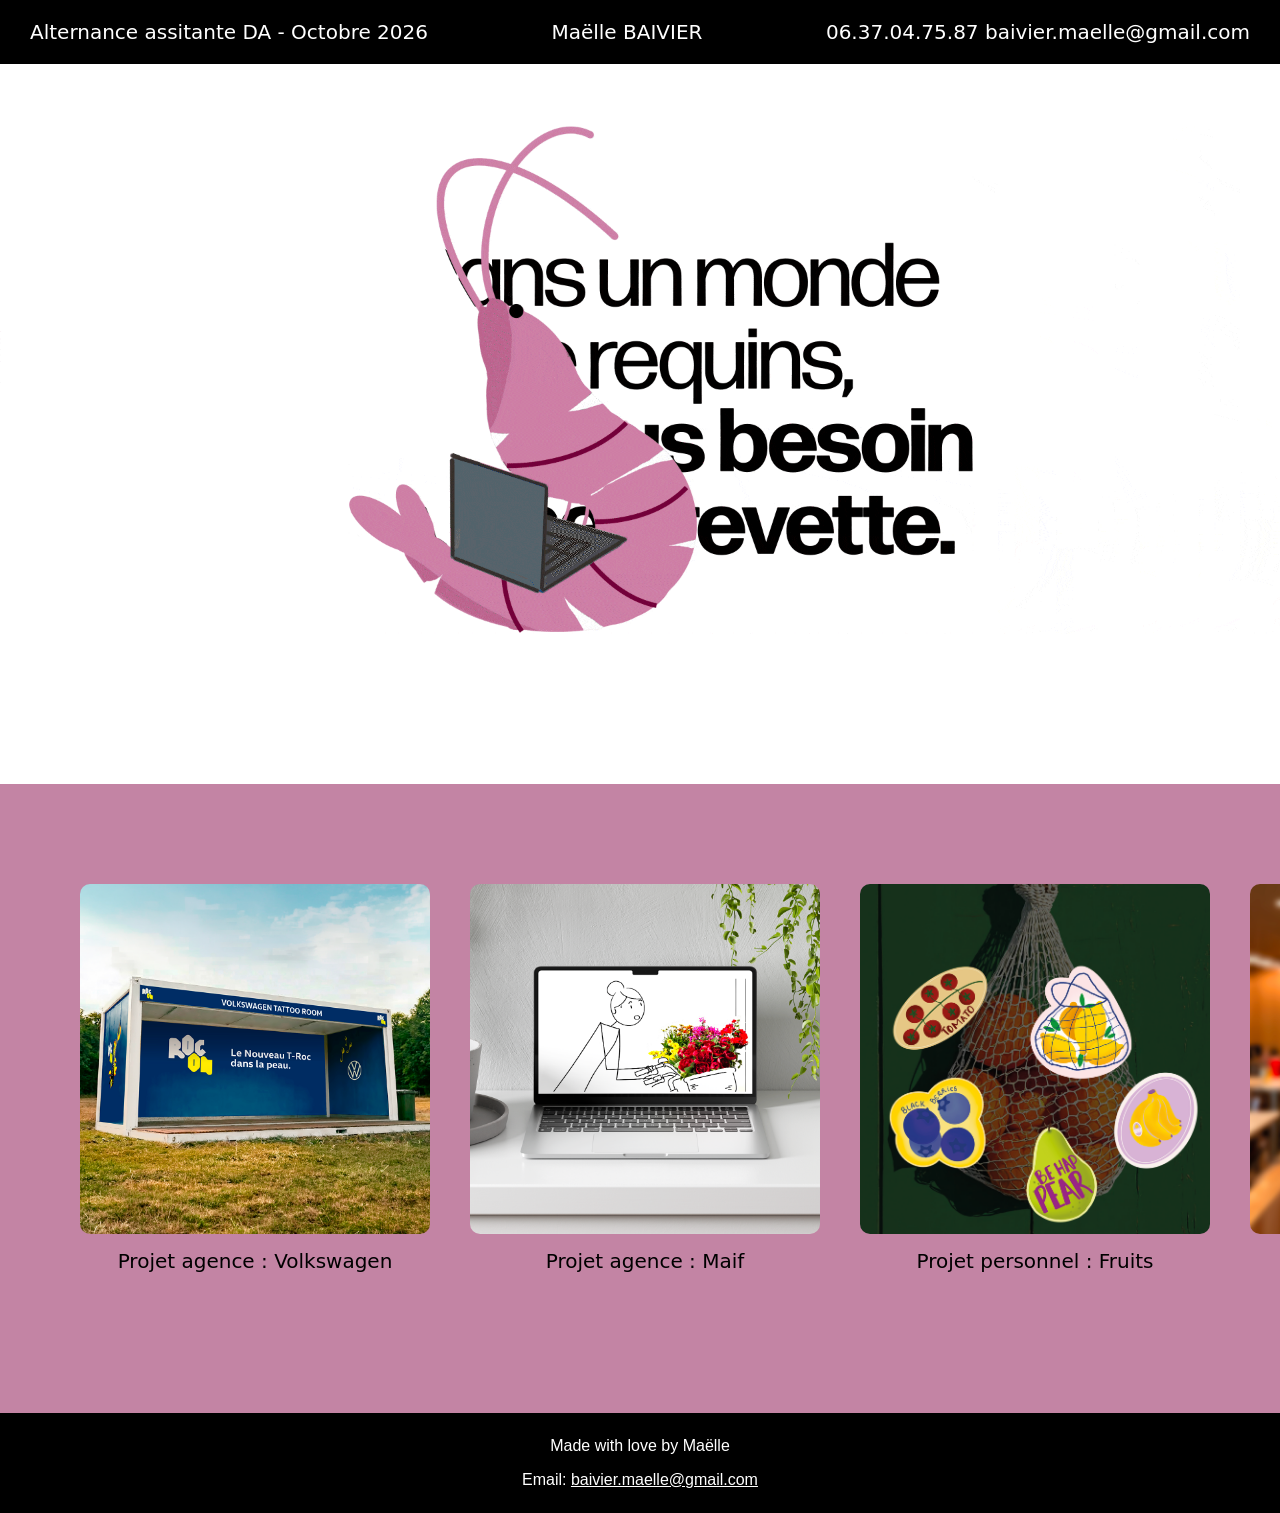
<file: index.html>
<!DOCTYPE html>
<html lang="fr">
<head>
    <meta charset="UTF-8">
     <title>Save the candidate</title>
    <link rel="stylesheet" href="css/styles.css">
</head>

<header class="header-bar">
    <nav class="menu-sections">
        <div class="left-text">Alternance assitante DA - Octobre 2026 </a></div>
        <div class="right-text">Maëlle BAIVIER</div>
        <div class="center-text">06.37.04.75.87 baivier.maelle@gmail.com</div>
    </nav>
</header>

<body>

    <section id="accueil">
        <img src="assets4/Composition 1-2 copie.gif" alt="image de fond">
    </section>



    <section id="projets">

    <div class="carousel">

        <a href="projet1.html" class="projet">
            <img src="assets4/ACCUEIL_VW.png" alt="Projet 1">
            <h3>Projet agence : Volkswagen</h3>
        </a>

        <a href="projet2.html" class="projet">
            <img src="assets4/ACCUEIL_MAIF.png" alt="Projet 2">
            <h3>Projet agence : Maif</h3>
        </a>

        <a href="projet3.html" class="projet">
            <img src="assets4/FRUIT.png" alt="Projet 3">
            <h3>Projet personnel : Fruits</h3>
        </a>

        <a href="projet4.html" class="projet">
            <img src="assets4/ACCUEIL_MCDO.png" alt="Projet 4">
            <h3>Projet agence : Mcdo</h3>
        </a>

        <a href="projet5.html" class="projet">
            <img src="assets4/ACCUEIL_PMU.png" alt="Projet 5">
            <h3>Projet agence : PMU</h3>
        </a>

        <a href="projet6.html" class="projet">
            <img src="assets4/club med.png" alt="Projet 6">
            <h3>Club Med</h3>
        </a>

        <a href="projet7.html" class="projet">
            <img src="assets4/asics.png" alt="Projet 7">
            <h3>Asics</h3>
        </a>

        <a href="projet8.html" class="projet">
            <img src="assets4/conf.png" alt="Projet 8">
            <h3>Conférence de la publicité</h3>
        </a>

    
    <a href="projet9.html" class="projet">
      <img src="assets4/the last of us .png">
       <h3>The Last of Us</h3>
    </a>

     <a href="projet10.html" class="projet">
      <img src="assets4/BYD.png">
       <h3>BYD</h3>
    </a>

     <a href="projet11.html" class="projet">
      <img src="assets4/CR.png">
       <h3>La Croix Rouge</h3>
    </a>

     <a href="projet12.html" class="projet">
      <img src="assets4/sainte croix.png">
       <h3>Parc animalier : Sainte-Croix</h3>
    </a>

     <a href="projet13.html" class="projet">
      <img src="assets4/DM_ACCEUIL.png">
       <h3>Docteur Maboul</h3>
    </a>
 

    <a href="assets4/cv alternance 2026.pdf" class="projet">
            <img src="assets4/CV-accueil.png" alt="Projet 8">
            <h3>CV</h3>
    </a>


    </div>

</section>









<footer>
   <div class="cointainer text-center">
    <p>Made with love by Maëlle</p>
    <p>Email: <a href="baivier.maelle@gmail.com">baivier.maelle@gmail.com</a></p>
    </div>
</footer>


</body>
</html>
</file>
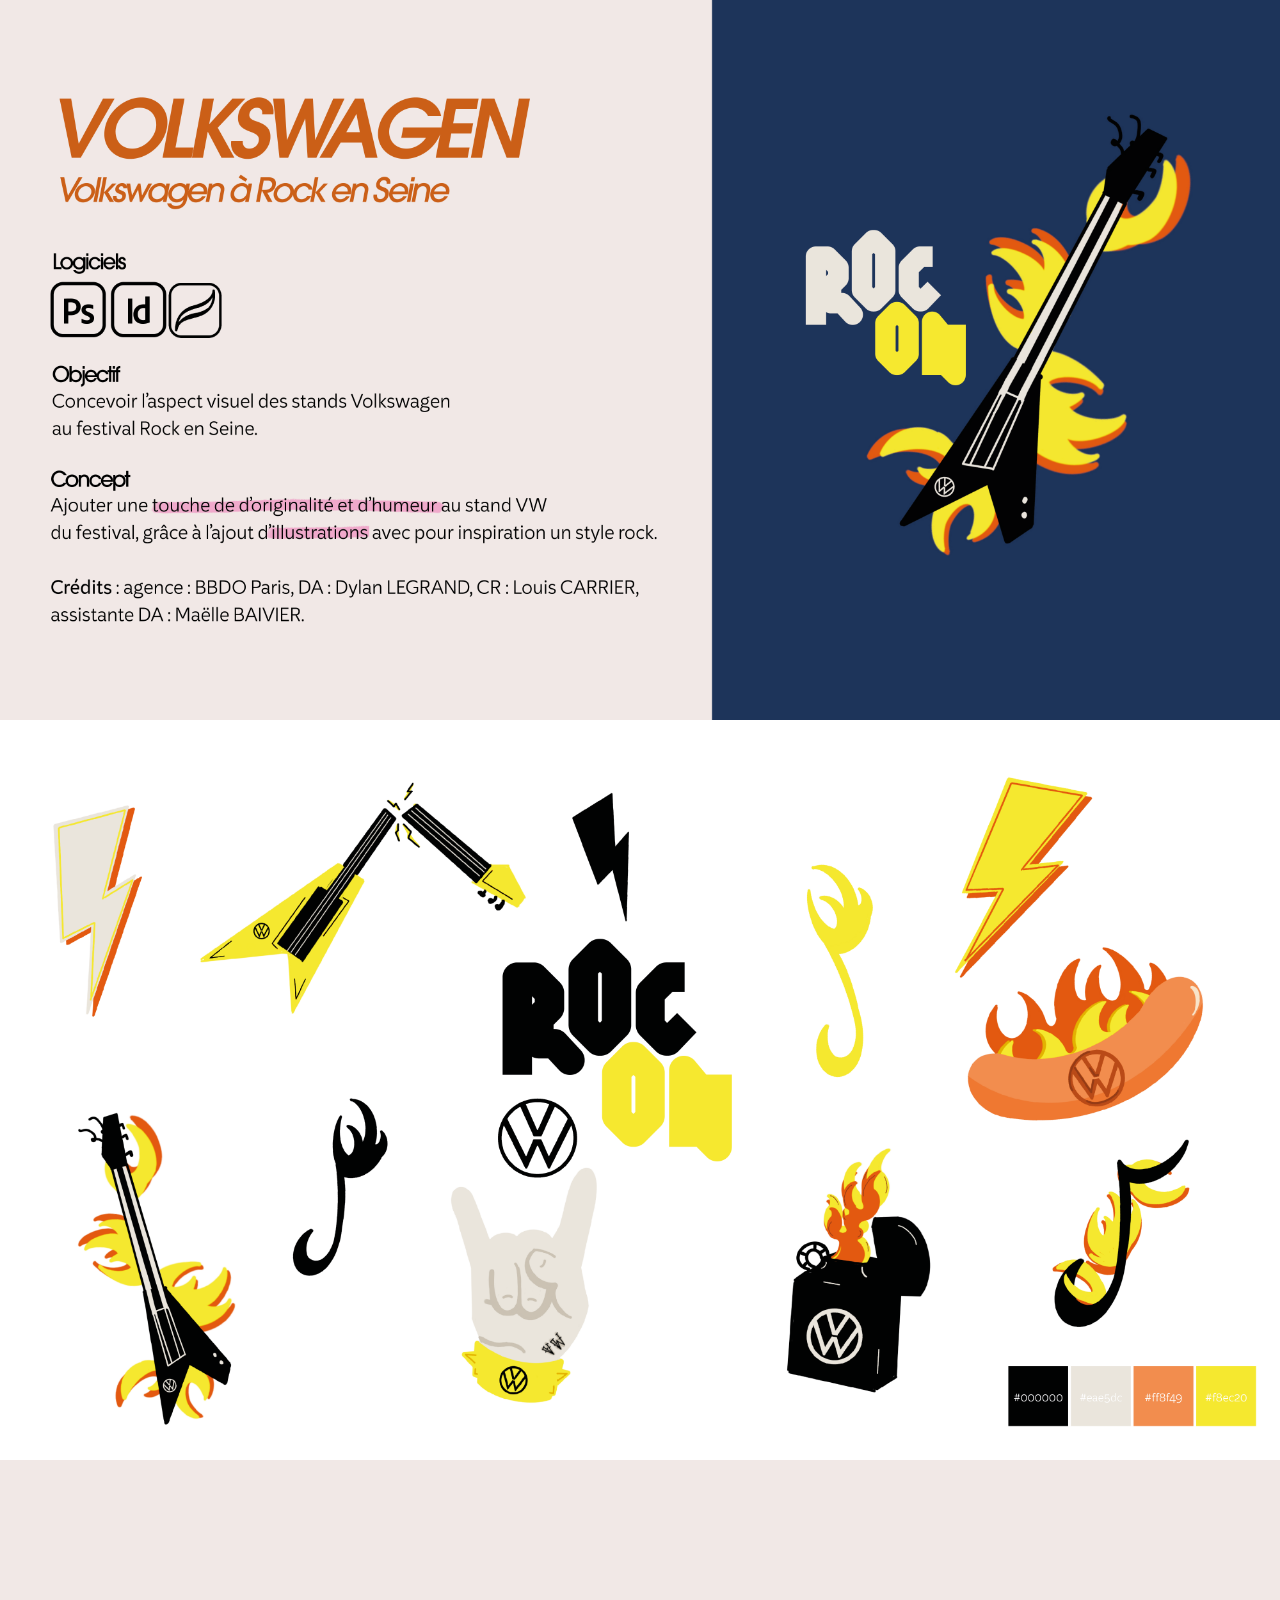
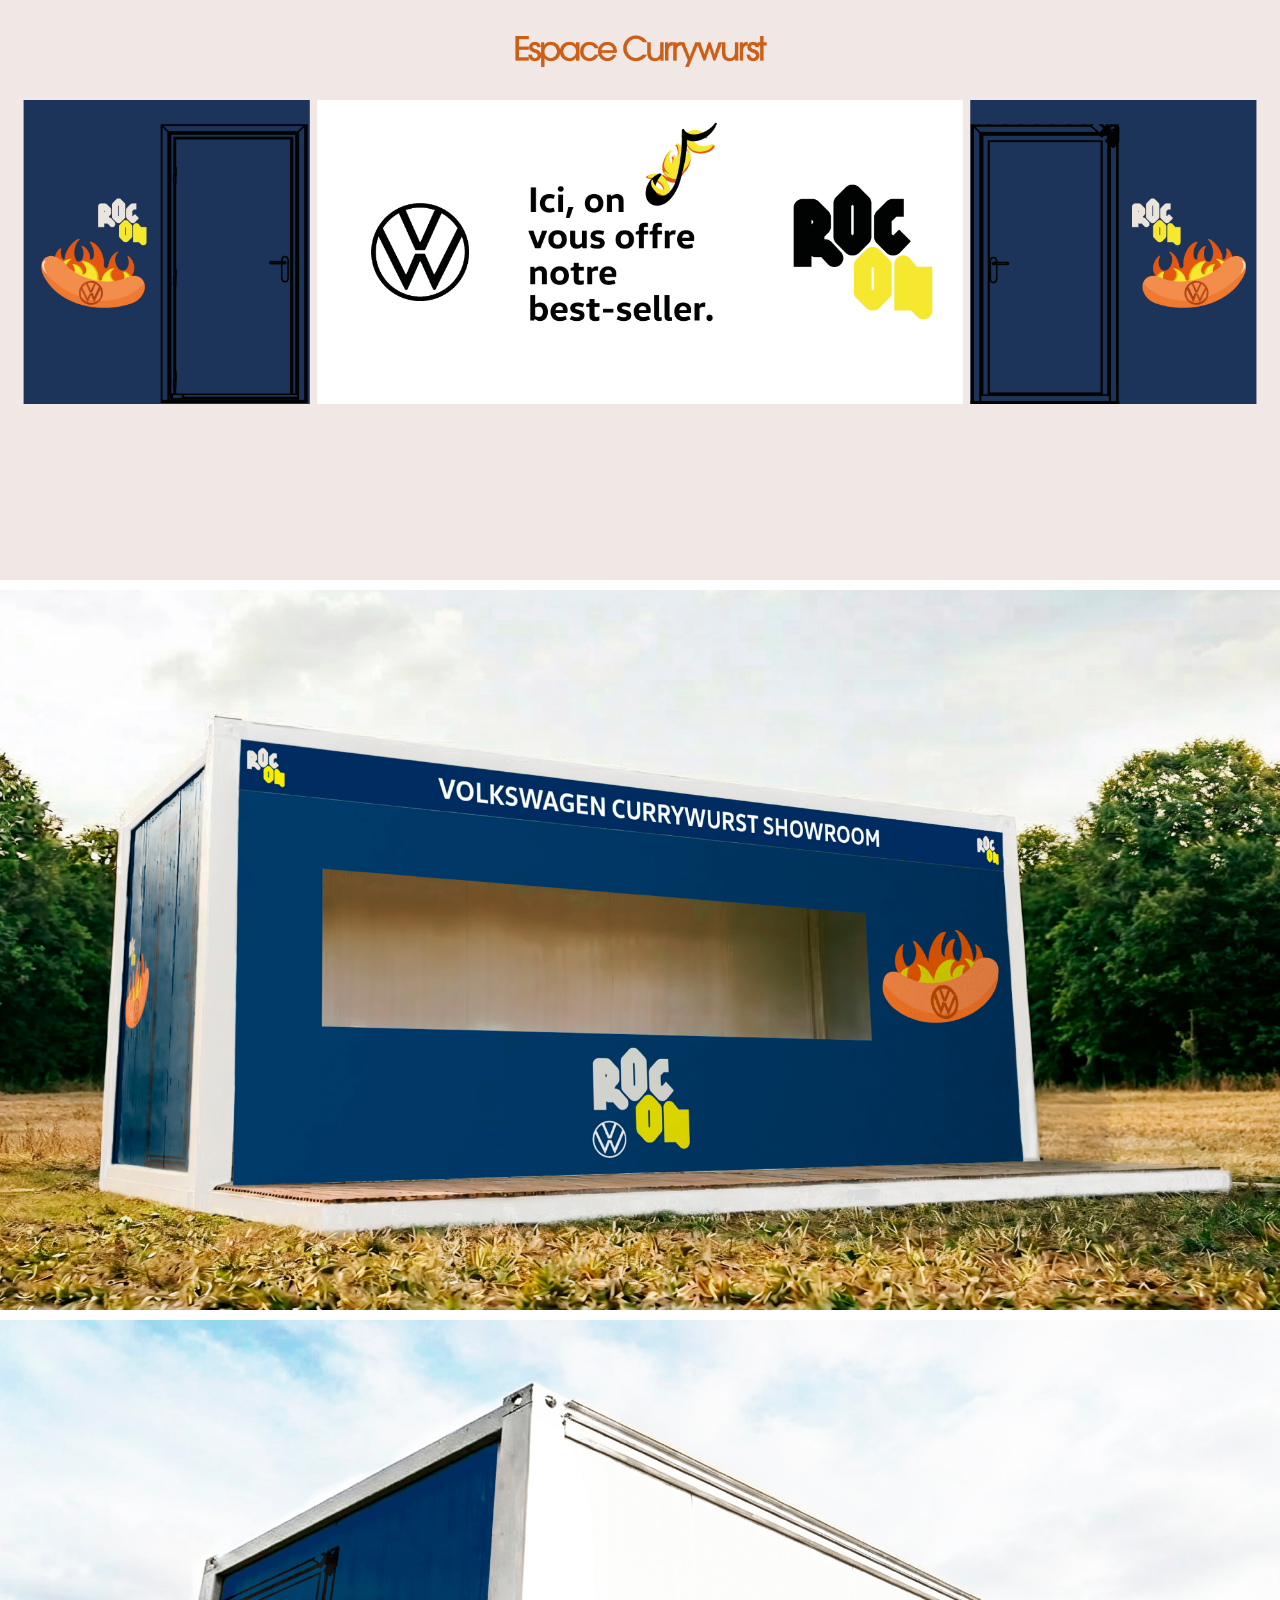
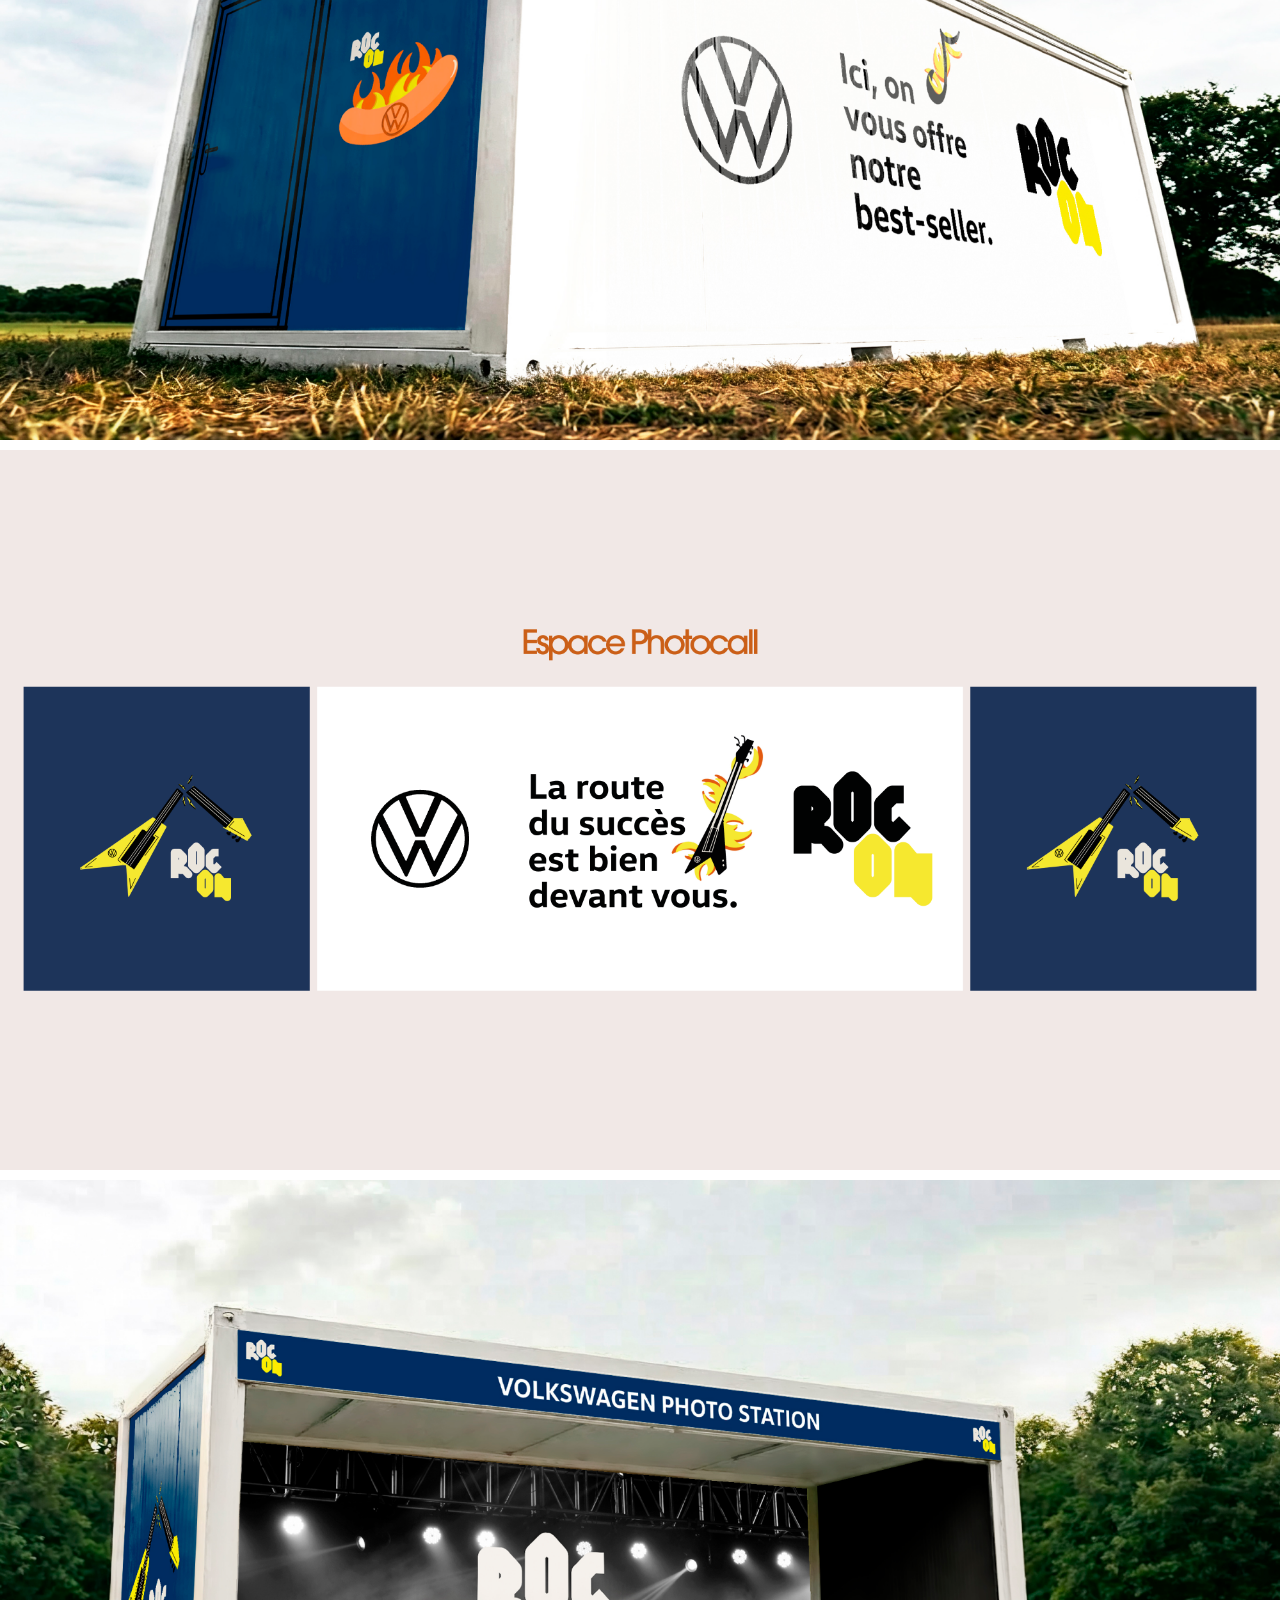
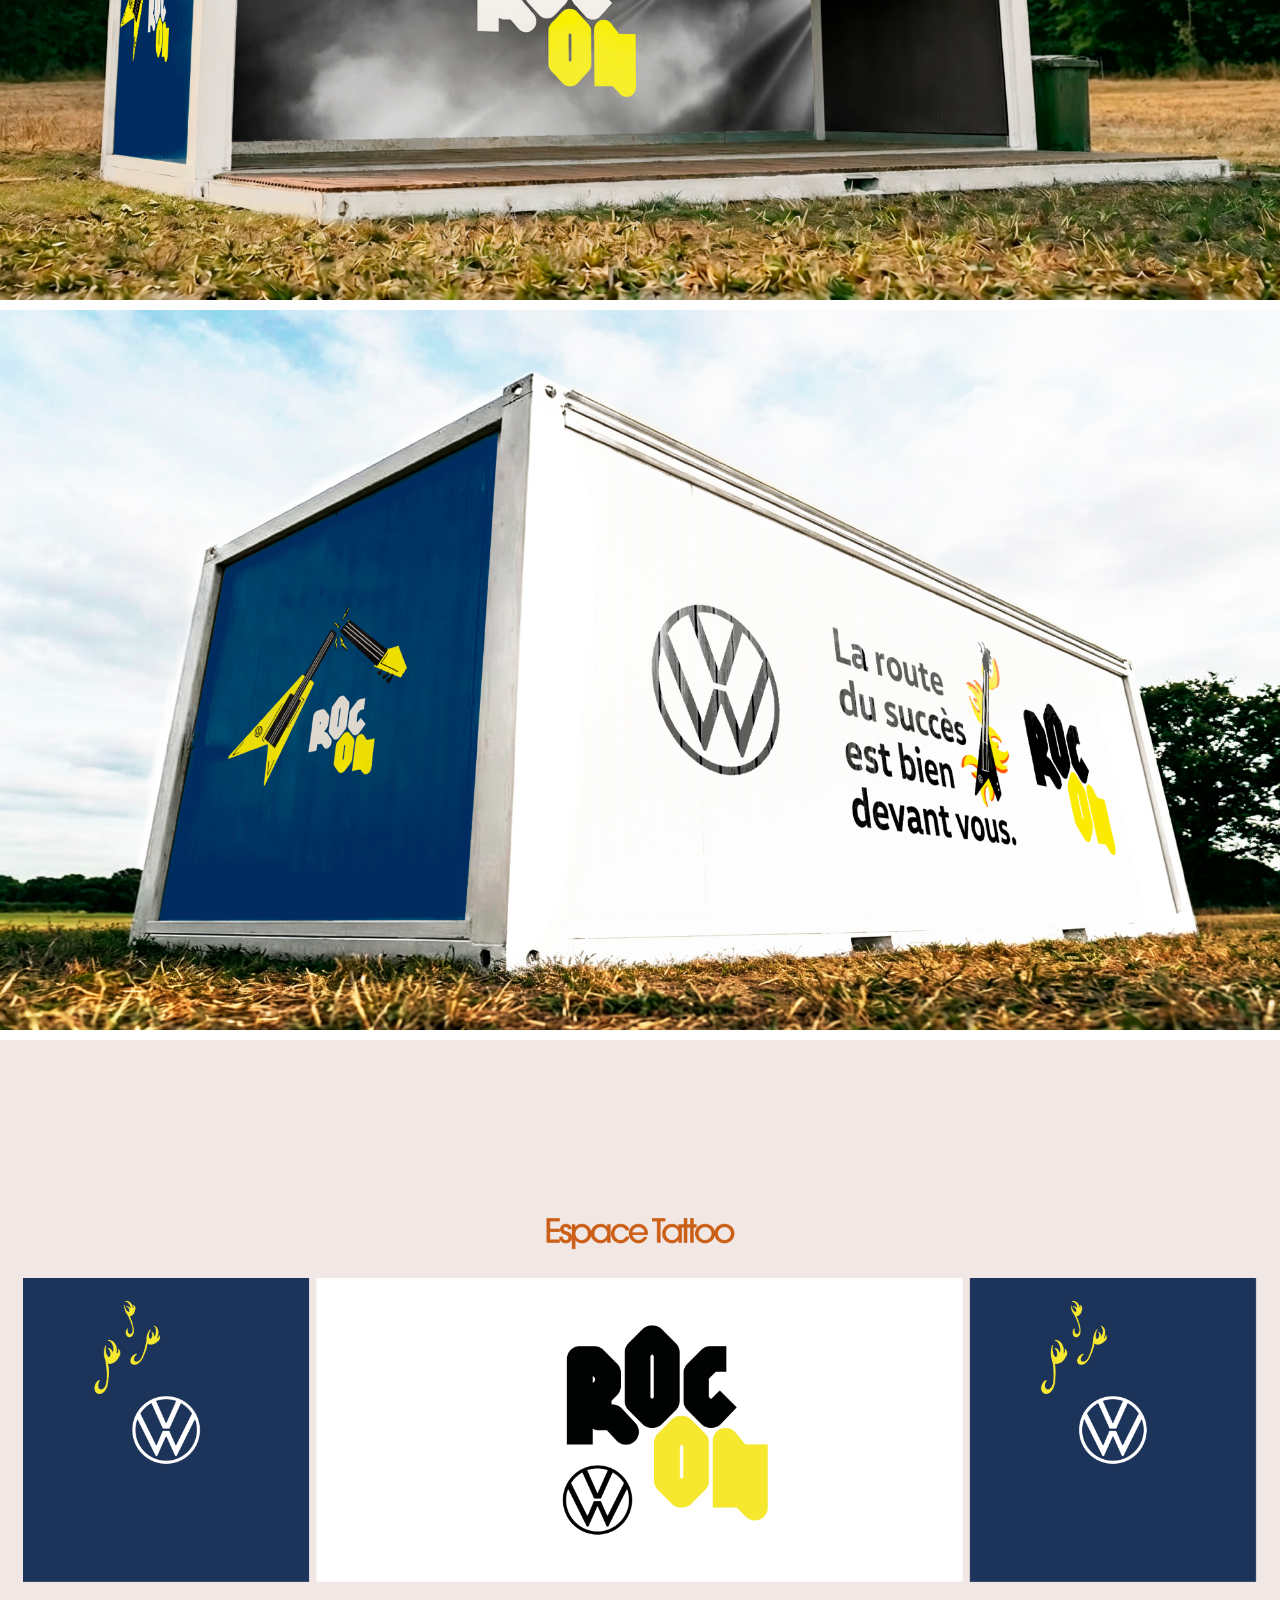
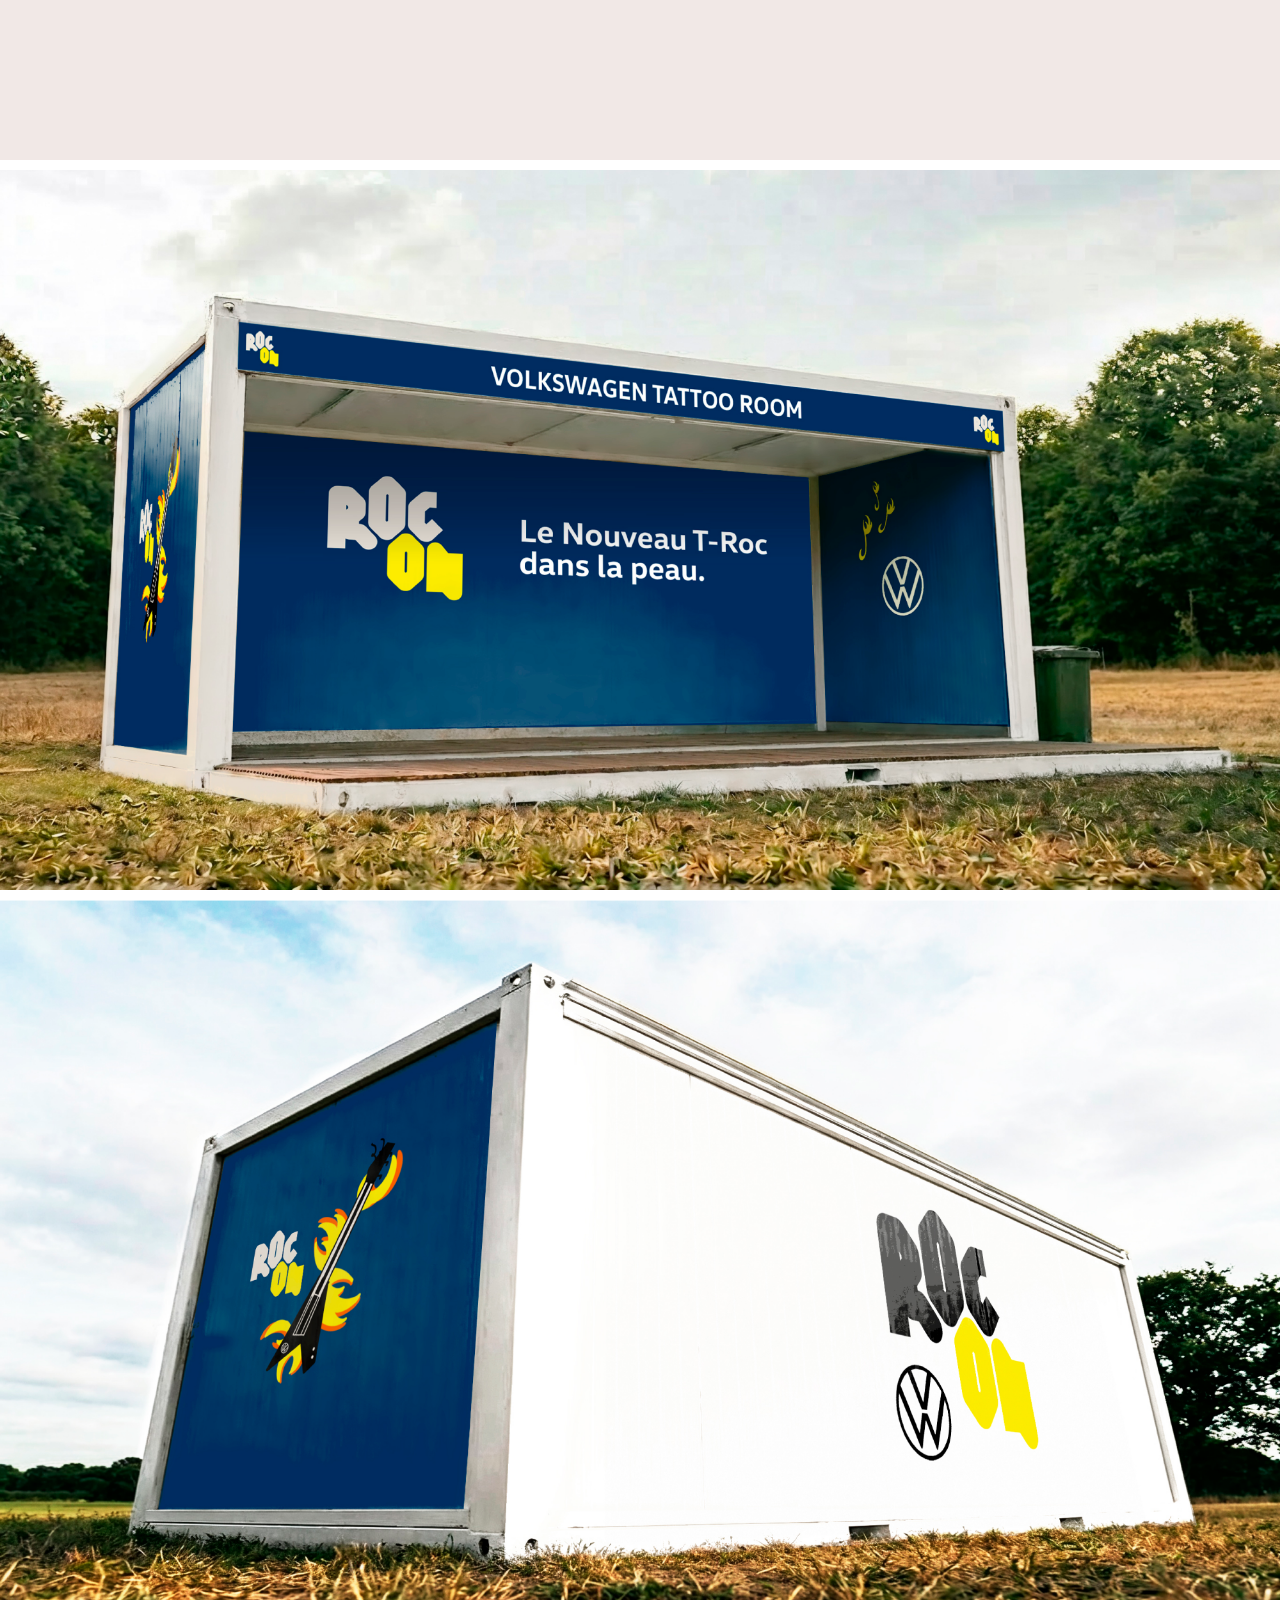
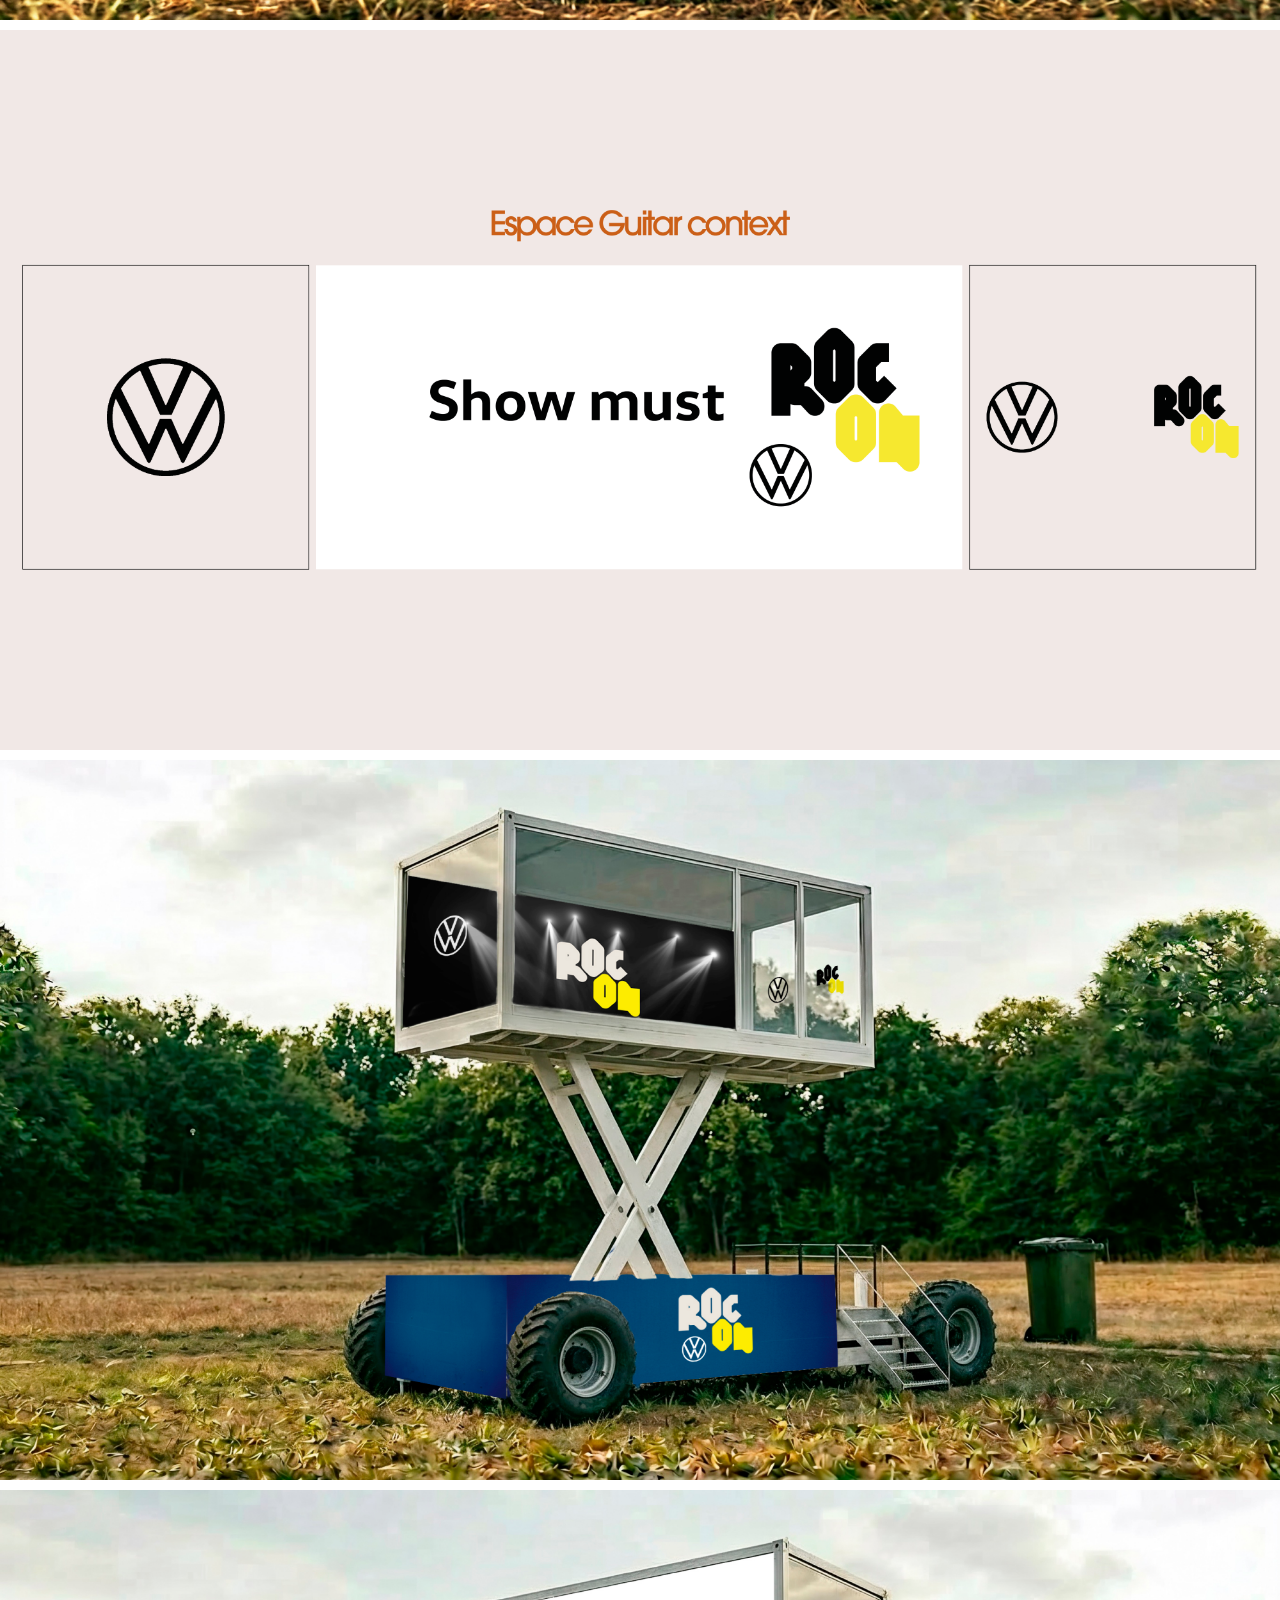
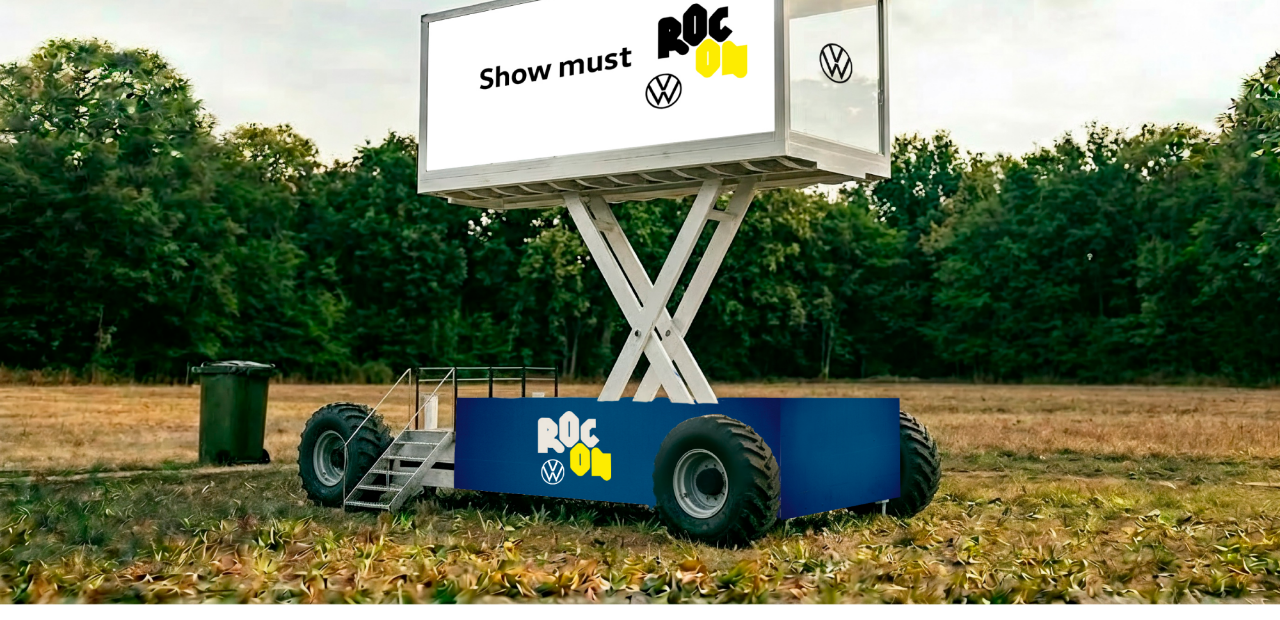
<file: projet1.html>
<!DOCTYPE html>
<html lang="fr">
<head>
    <meta charset="UTF-8">
     <title>Save the concept</title>
    <link rel="stylesheet" href="css/projets.css">

<body>

    <section id="accueil">
        <img src="assets4/VW.png" alt="image de fond">
    </section>

<section id="section1">
     <img src="assets4/VW2.png" alt="image de fond">
</section> 

<section id="section2">
     <img src="assets4/VW3.png" alt="image de fond">
</section> 

<section id="section3">
     <img src="assets4/VW4.png" alt="image de fond">
</section> 

<section id="section4">
     <img src="assets4/VW5.png" alt="image de fond">
</section> 

<section id="section5">
     <img src="assets4/VW6.png" alt="image de fond">
</section> 


<section id="section6">
     <img src="assets4/VW7.png" alt="image de fond">
</section> 


<section id="section7">
     <img src="assets4/VW8.png" alt="image de fond">
</section> 


<section id="section8">
     <img src="assets4/VW9.png" alt="image de fond">
</section> 


<section id="section9">
     <img src="assets4/VW10.png" alt="image de fond">
</section> 


<section id="section10">
     <img src="assets4/VW11.png" alt="image de fond">
</section> 


<section id="section11">
     <img src="assets4/VW12.png" alt="image de fond">
</section> 


<section id="section12">
     <img src="assets4/VW13.png" alt="image de fond">
</section> 


<section id="section13">
     <img src="assets4/VW14.png" alt="image de fond">
</section> 

</body>
</html>
</file>
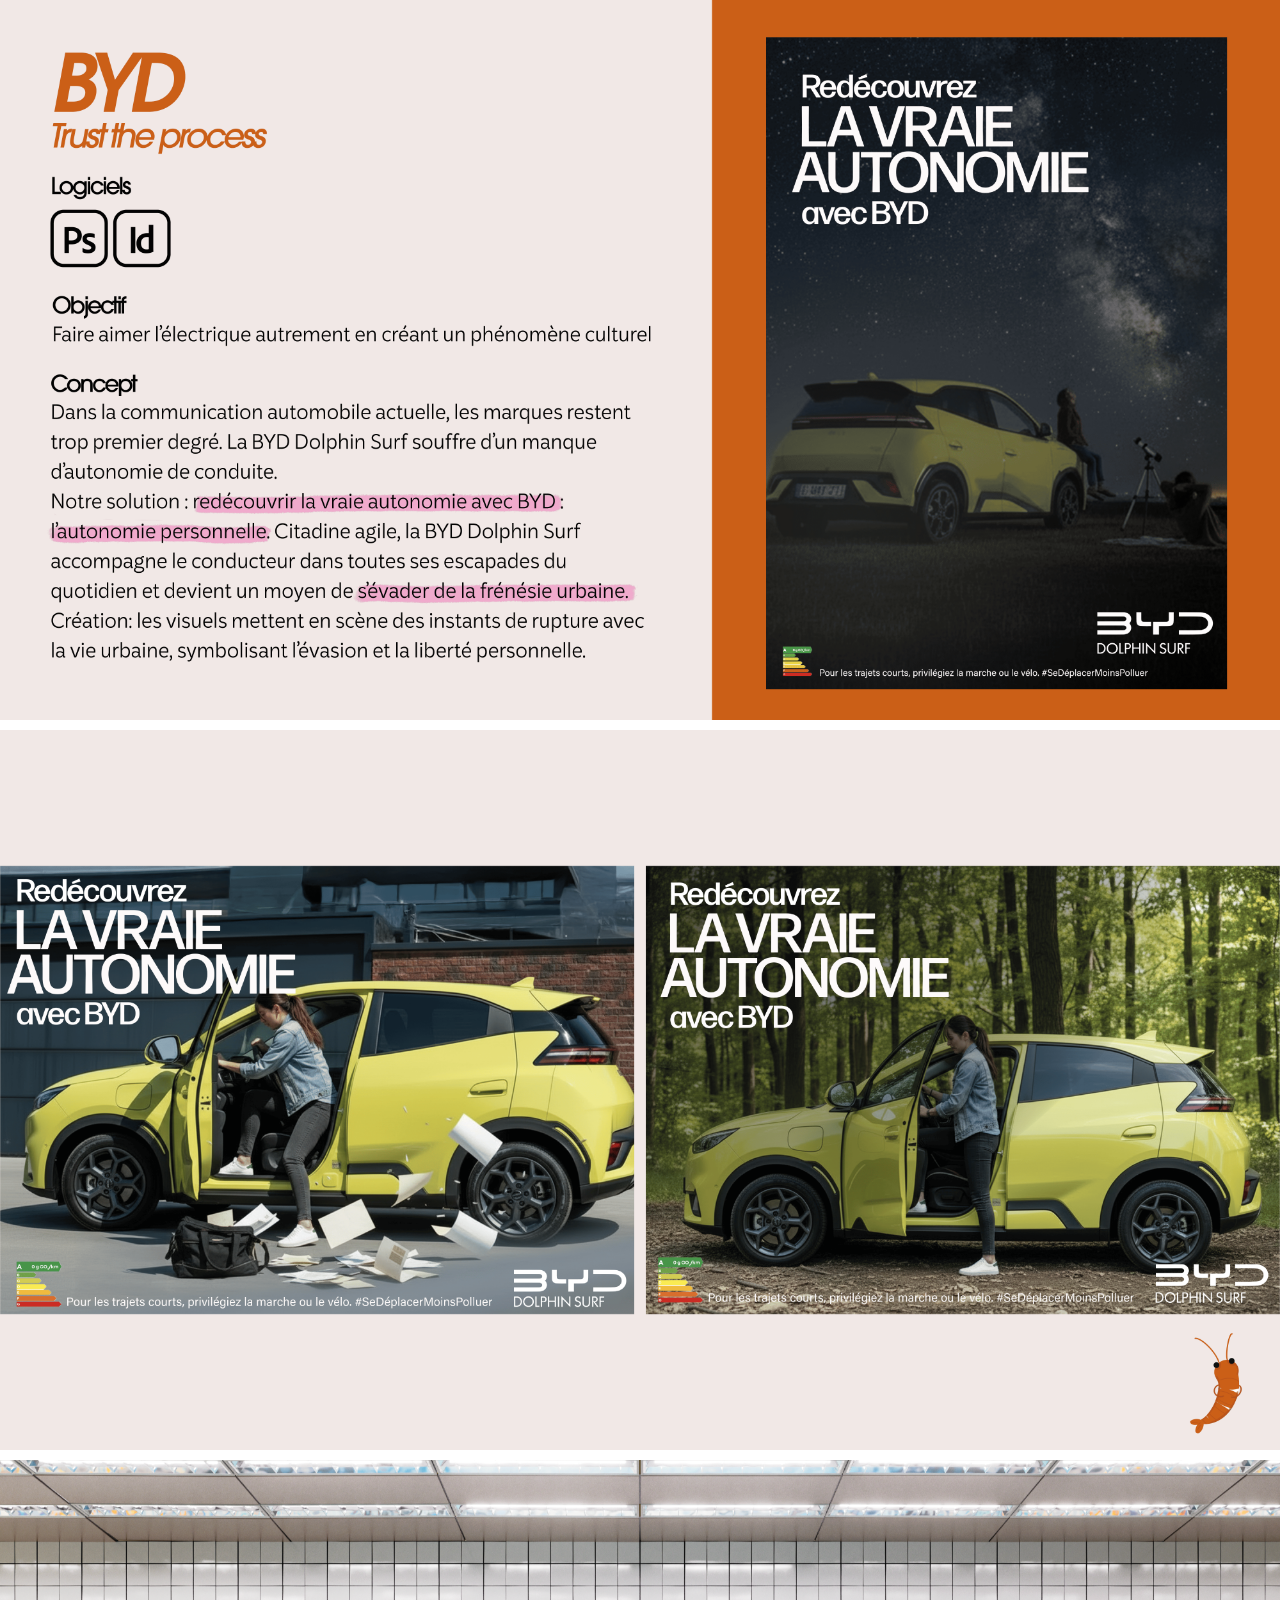
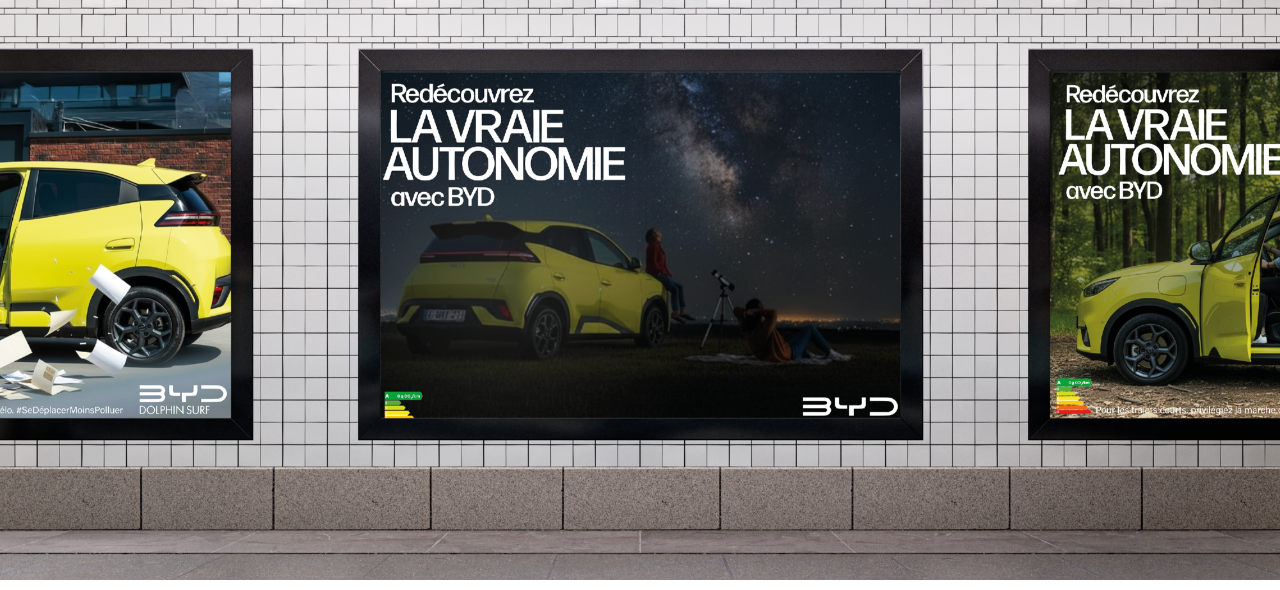
<file: projet10.html>
<!DOCTYPE html>
<html lang="fr">
<head>
    <meta charset="UTF-8">
     <title>Save the concept</title>
    <link rel="stylesheet" href="css/projets.css">

<body>

    <section id="accueil">
        <img src="assets4/BYD copie.png" alt="image de fond">
    </section>

<section id="section1">
     <img src="assets4/BYD2.png" alt="image de fond">
</section> 

<section id="section2">
     <img src="assets4/BYD3.png" alt="image de fond">
</section> 


</body>
</html>
</file>
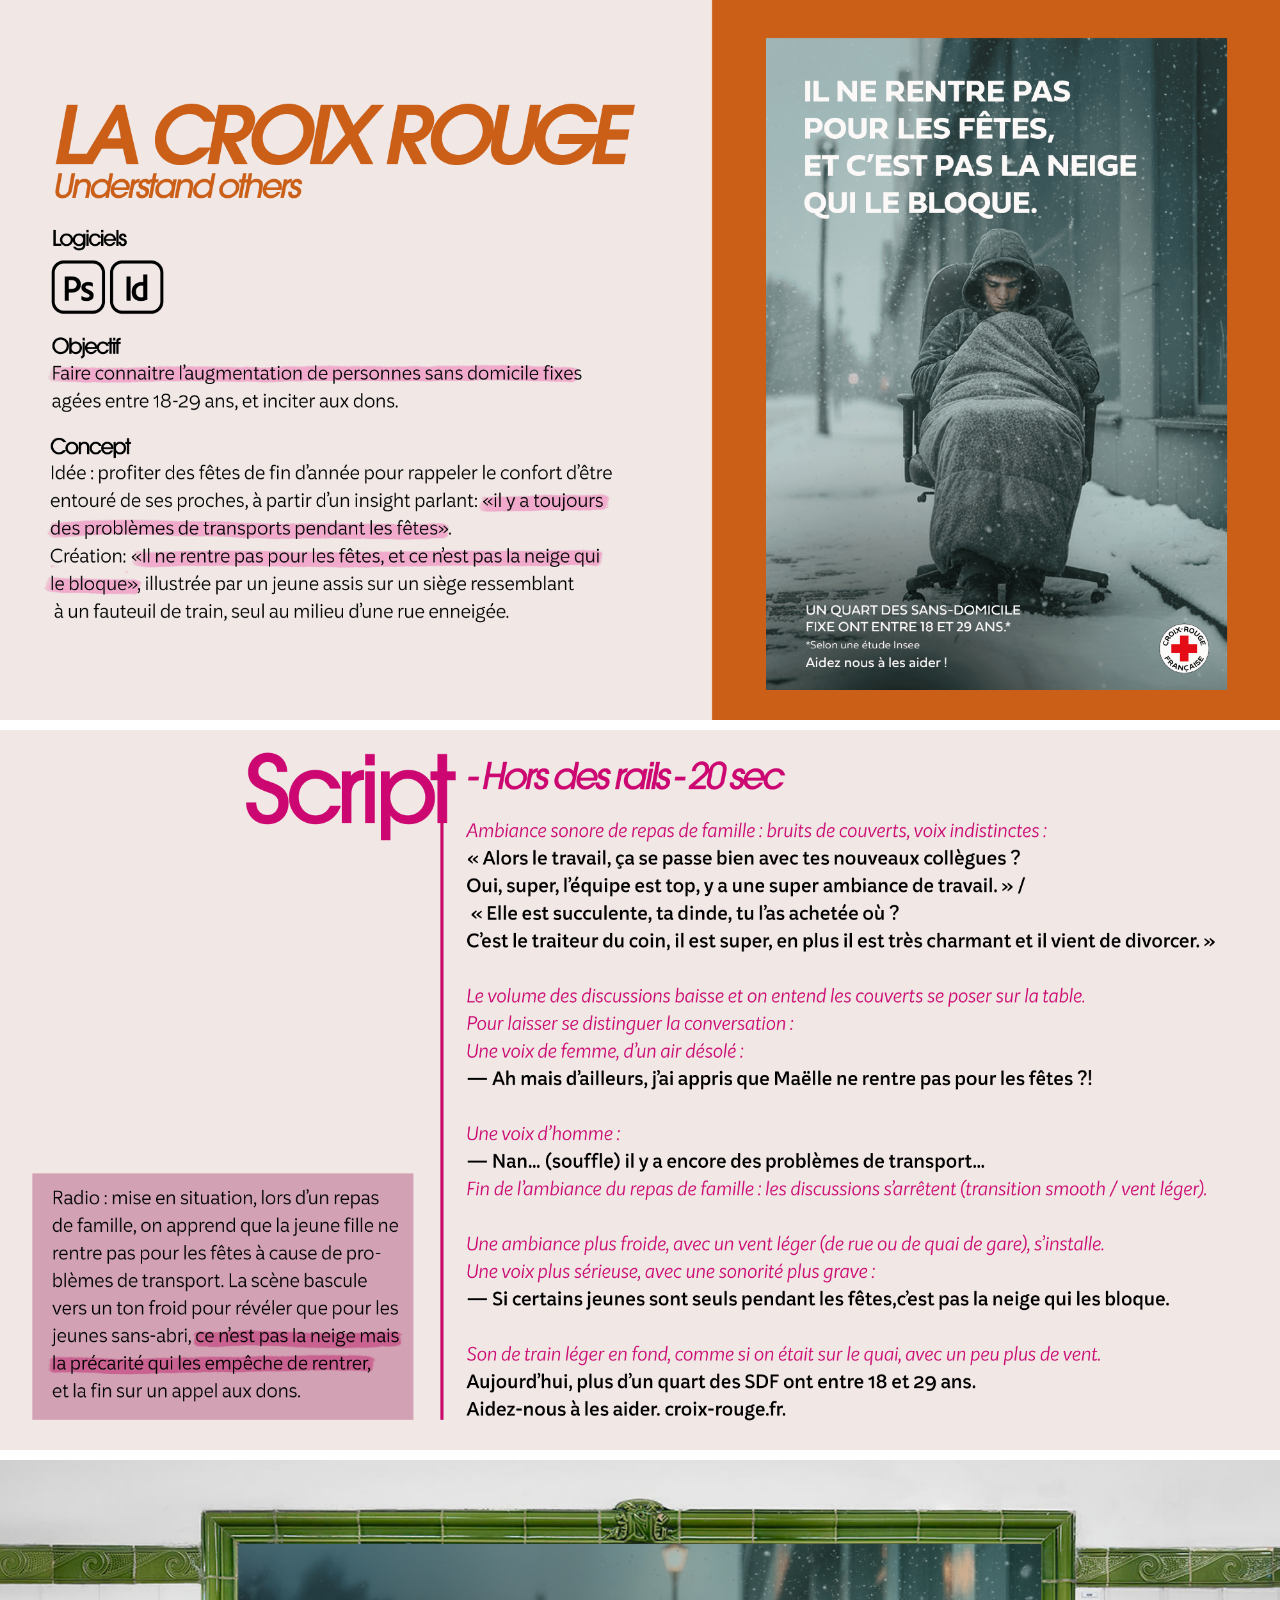
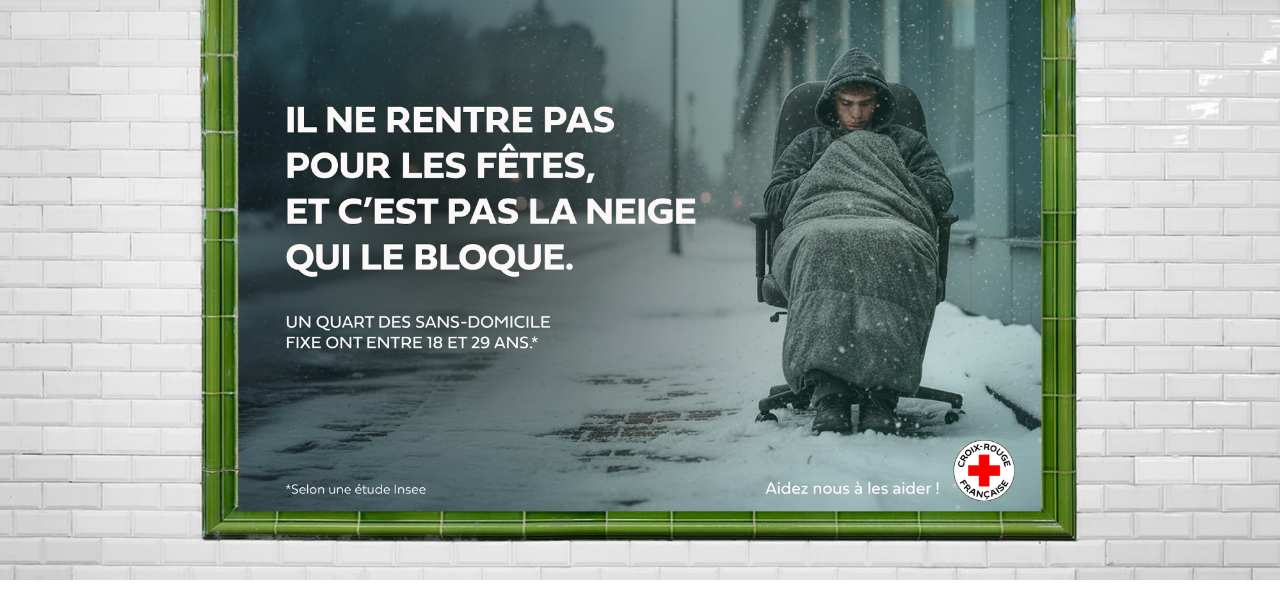
<file: projet11.html>
<!DOCTYPE html>
<html lang="fr">
<head>
    <meta charset="UTF-8">
     <title>Save the concept</title>
    <link rel="stylesheet" href="css/projets.css">

<body>

    <section id="accueil">
        <img src="assets4/LA CROIX ROUGE.png" alt="image de fond">
    </section>

<section id="section1">
     <img src="assets4/LA CROIX ROUGE1.png" alt="image de fond">
</section> 

<section id="section2">
     <img src="assets4/LA CROIX ROUGE3.png" alt="image de fond">
</section> 


</body>
</html>
</file>
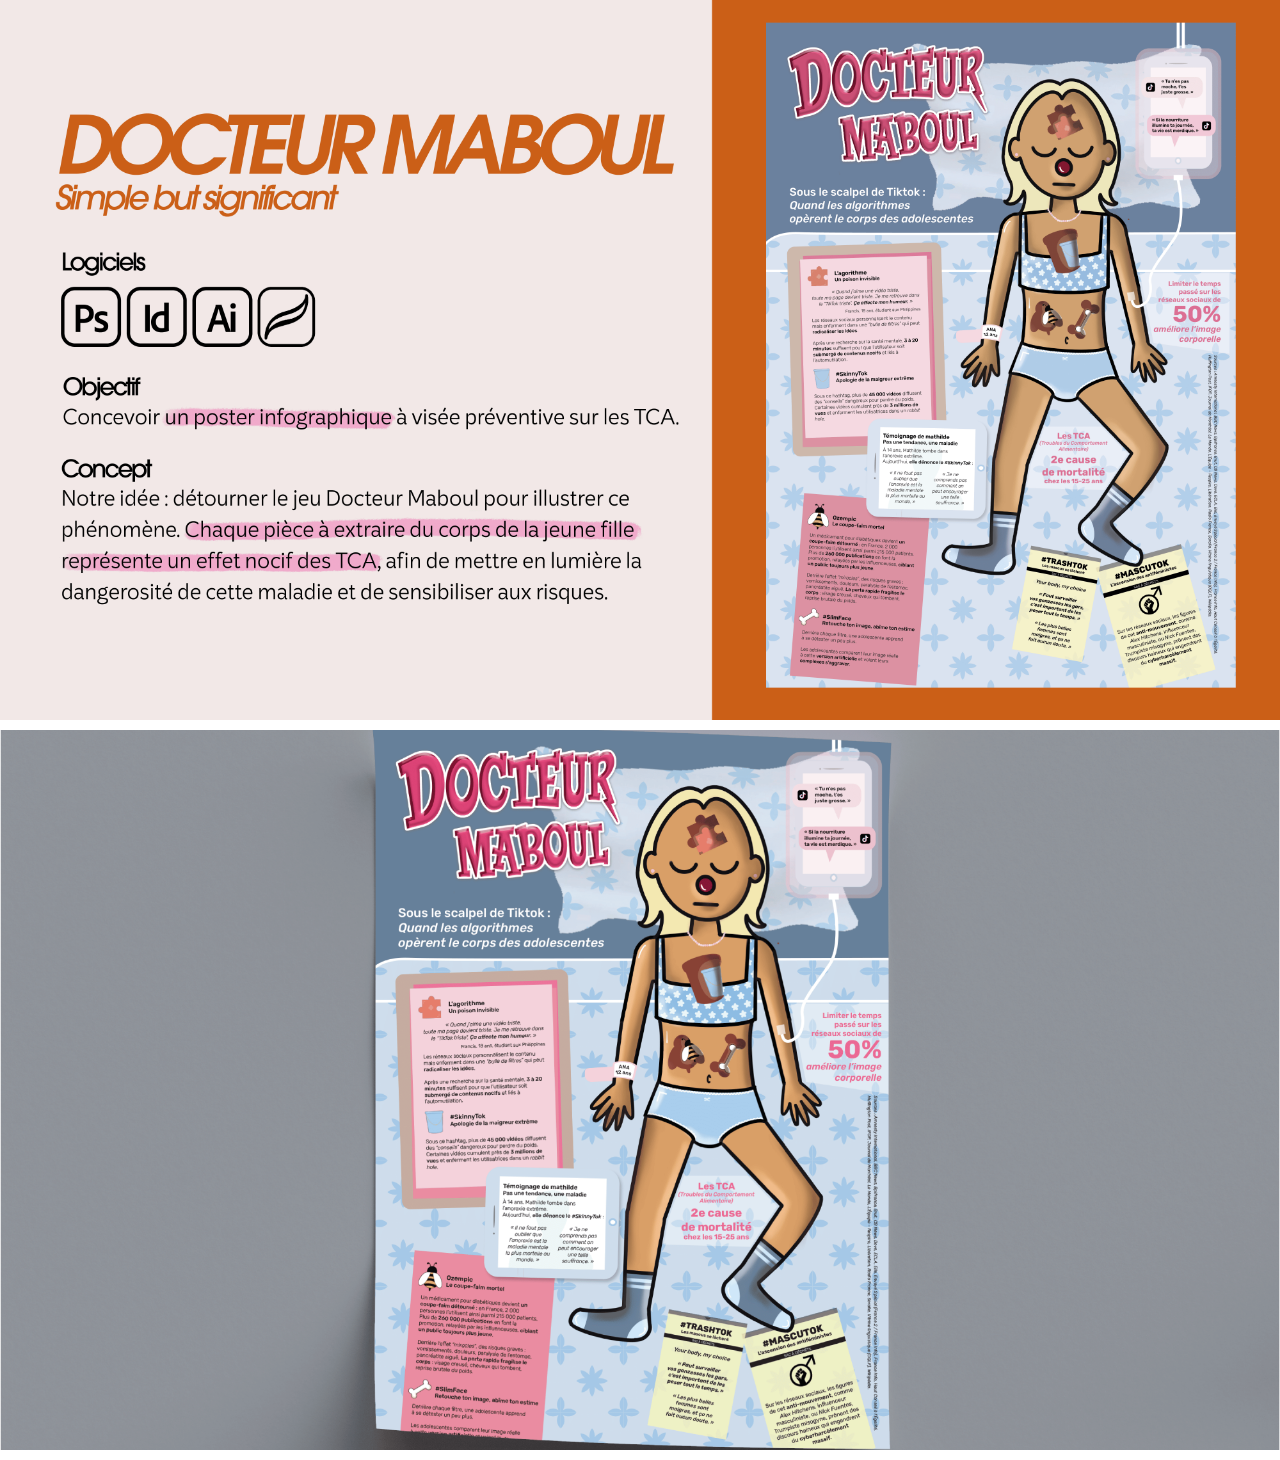
<file: projet13.html>
<!DOCTYPE html>
<html lang="fr">
<head>
    <meta charset="UTF-8">
     <title>Save the concept</title>
    <link rel="stylesheet" href="css/projets.css">

<body>

    <section id="accueil">
        <img src="assets4/DOCTEUR MABOUL.png" alt="image de fond">
    </section>

<section id="section1">
     <img src="assets4/DOCTEUR MABOUL2.png" alt="image de fond">
</section> 

</body>
</html>
</file>
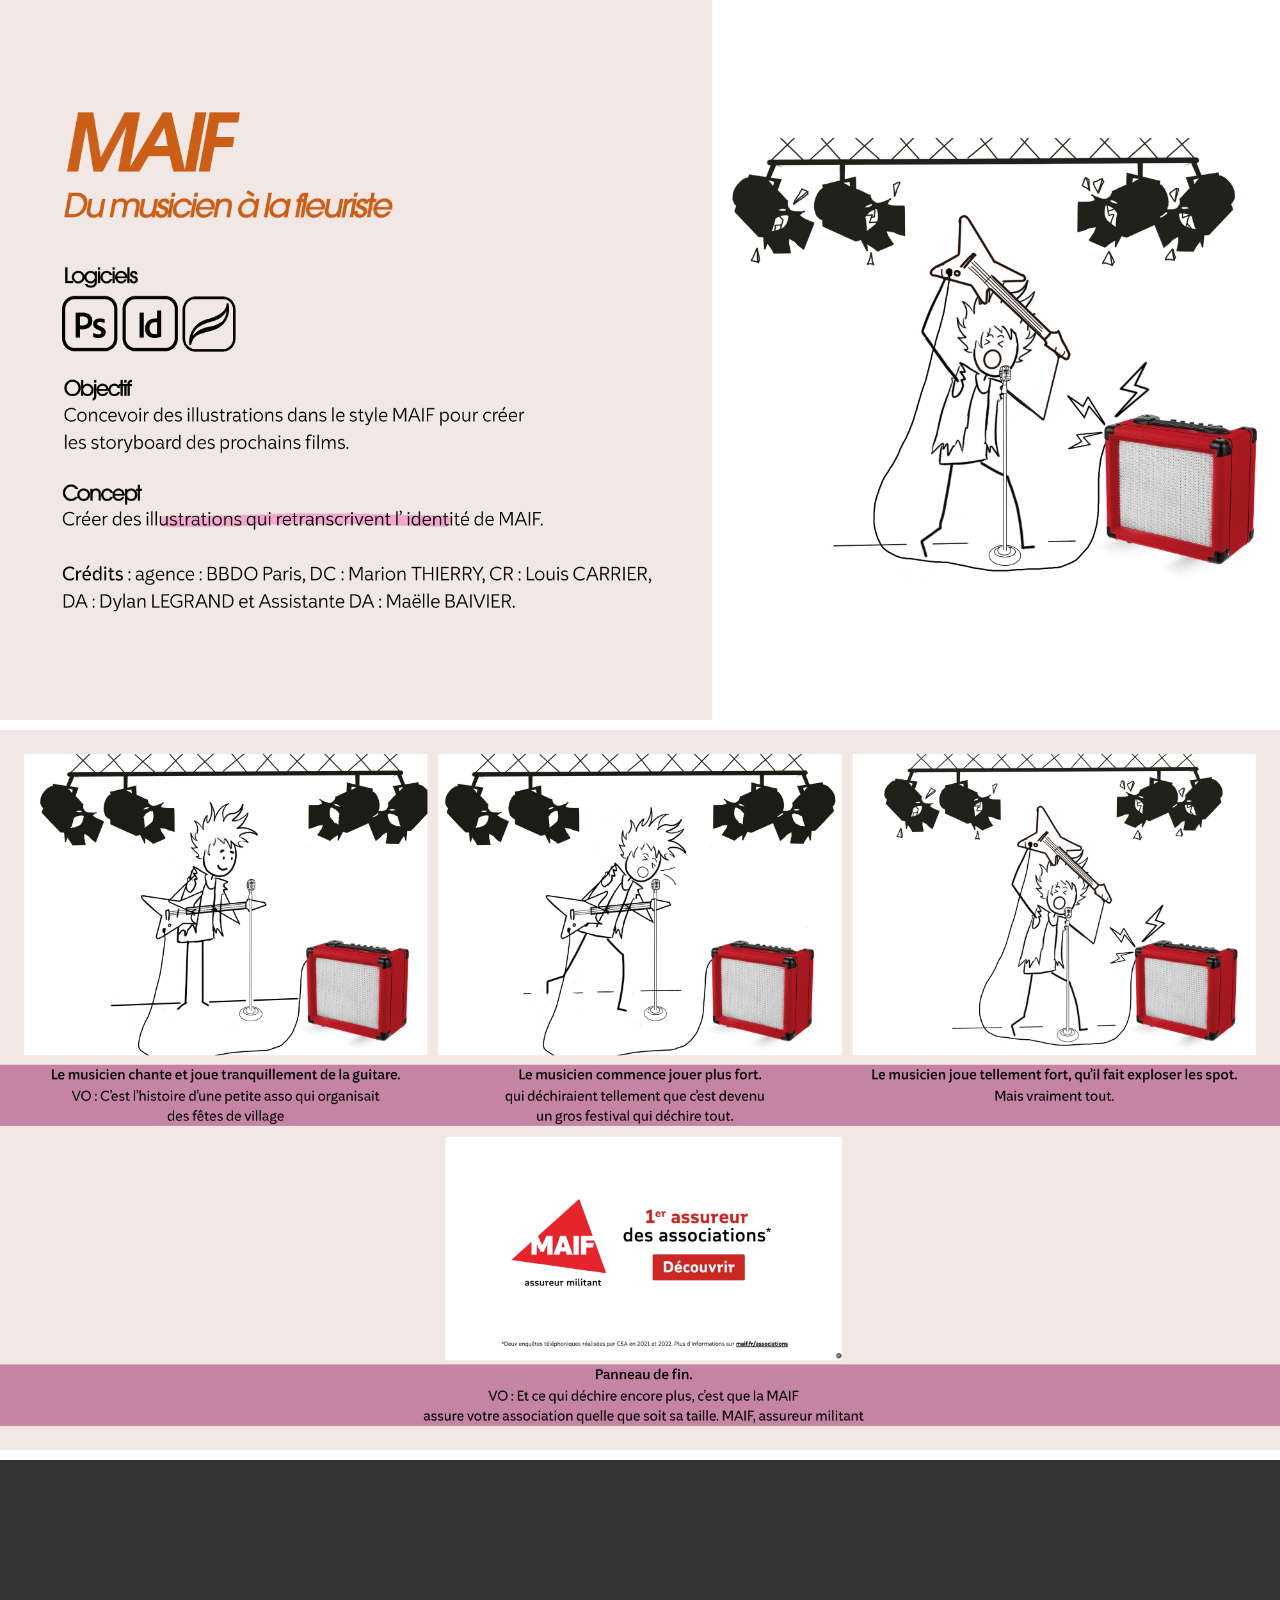
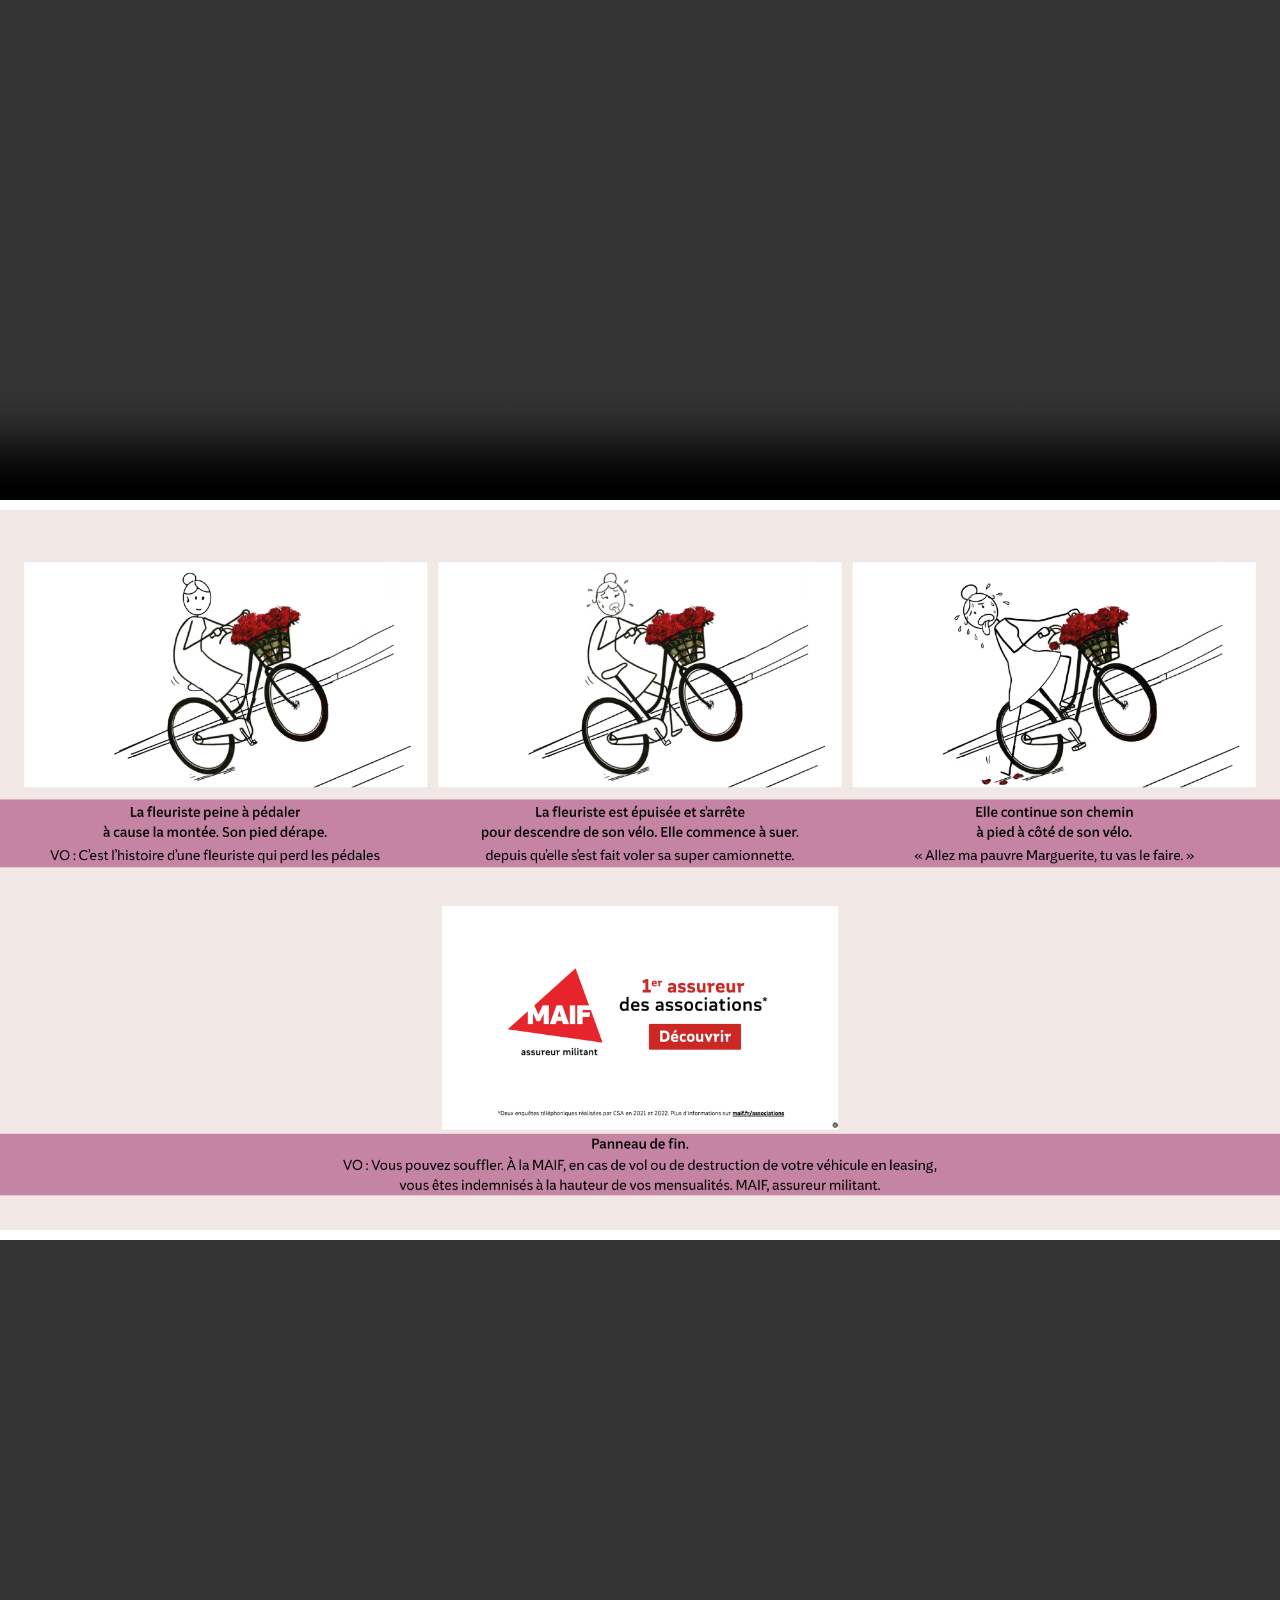
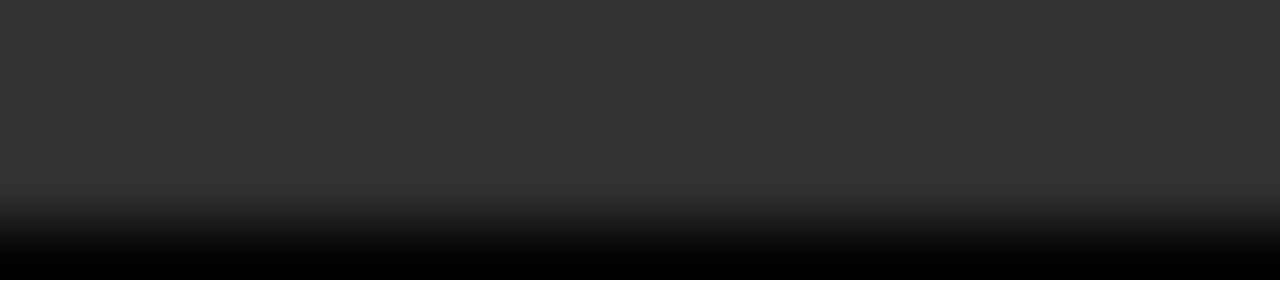
<file: projet2.html>
<!DOCTYPE html>
<html lang="fr">
<head>
    <meta charset="UTF-8">
     <title>Save the concept</title>
    <link rel="stylesheet" href="css/projets.css">

<body>

    <section id="accueil">
        <img src="assets4/MAIF.png" alt="image de fond">
    </section>

<section id="section1">
     <img src="assets4/MAIF2.png" alt="image de fond">
</section> 

<section id="section2">
    <video controls width="100%">
    <source src="assets4/MAIF ACE ASSOS DE ZIK 22.06.26.mp4" type="video/mp4">
   </video>
</section> 

<section id="section3">
     <img src="assets4/MAIF3.png" alt="image de fond">
</section> 

<section id="section4">
   <video controls width="100%">
    <source src="assets4/MAIF ACE FLEURISTE 22.06.26.mp4" type="video/mp4">
   </video>
</section> 


</body>
</html>
</file>
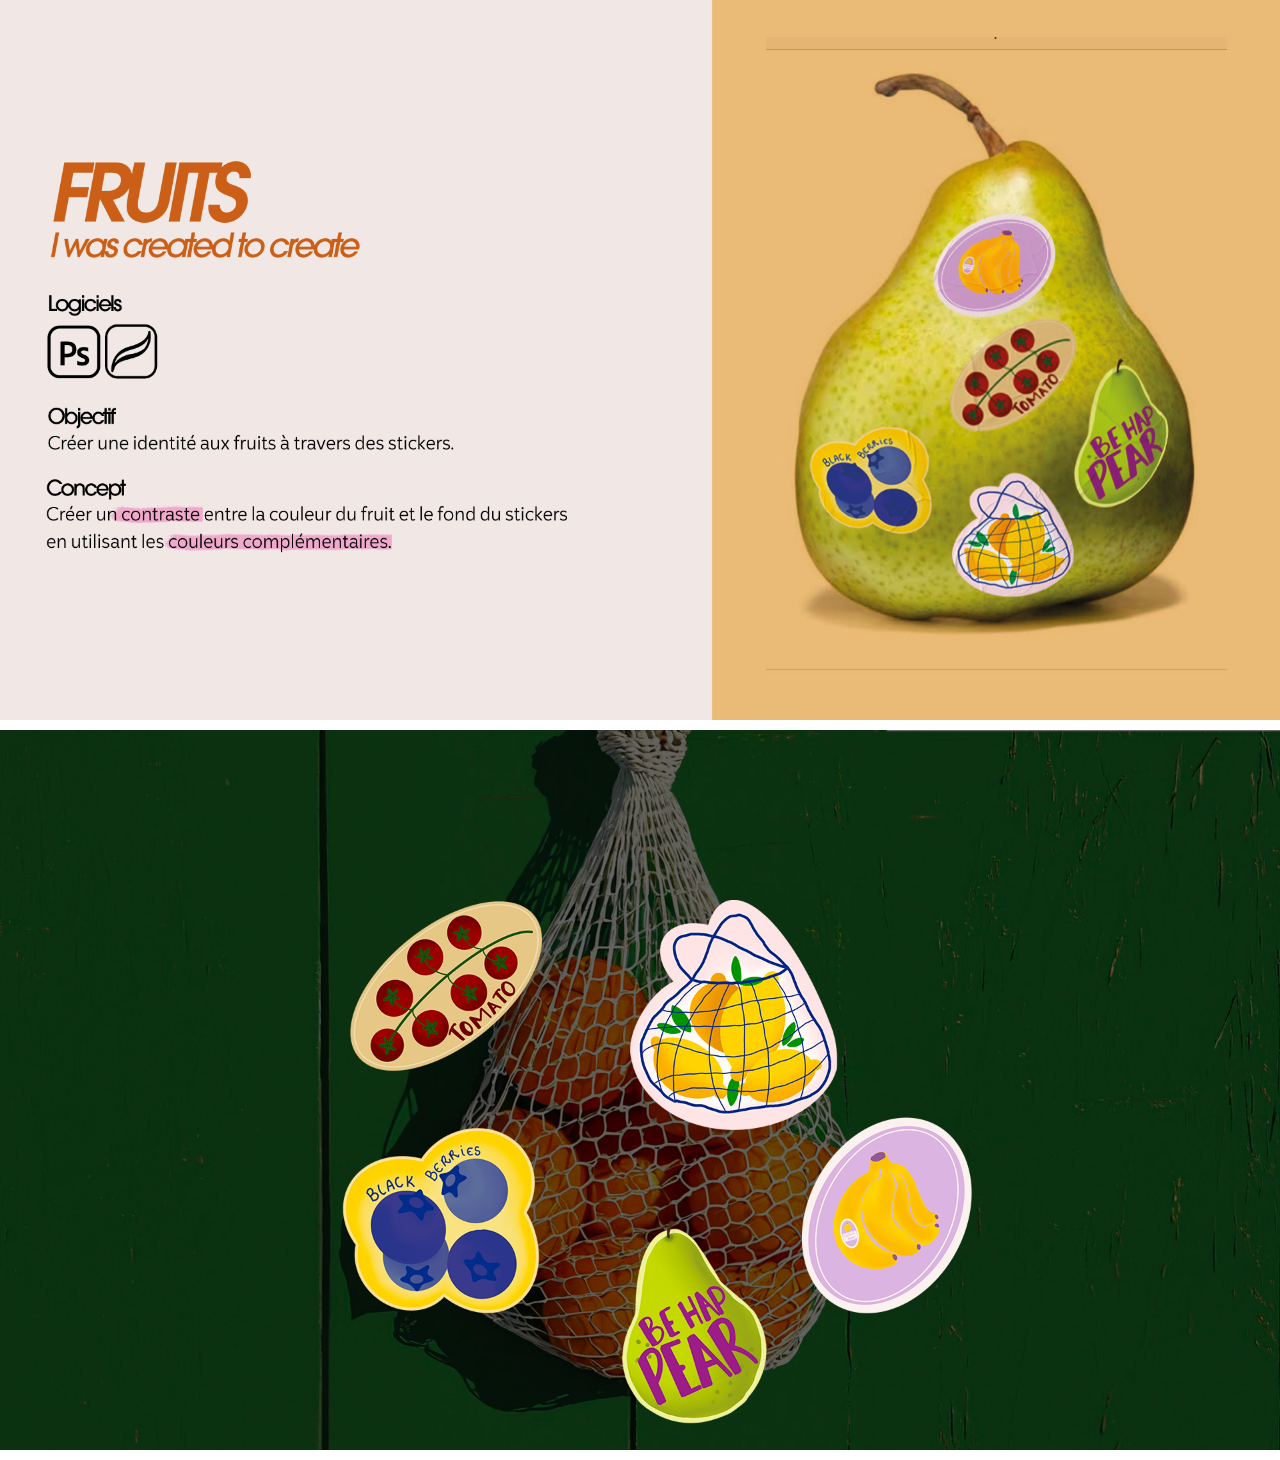
<file: projet3.html>
<!DOCTYPE html>
<html lang="fr">
<head>
    <meta charset="UTF-8">
     <title>Save the concept</title>
    <link rel="stylesheet" href="css/projets.css">

<body>

    <section id="accueil">
        <img src="assets4/fruits .png" alt="image de fond">
    </section>

<section id="section1">
     <img src="assets4/mockup sac_.png" alt="image de fond">
</section> 


</body>
</html>
</file>
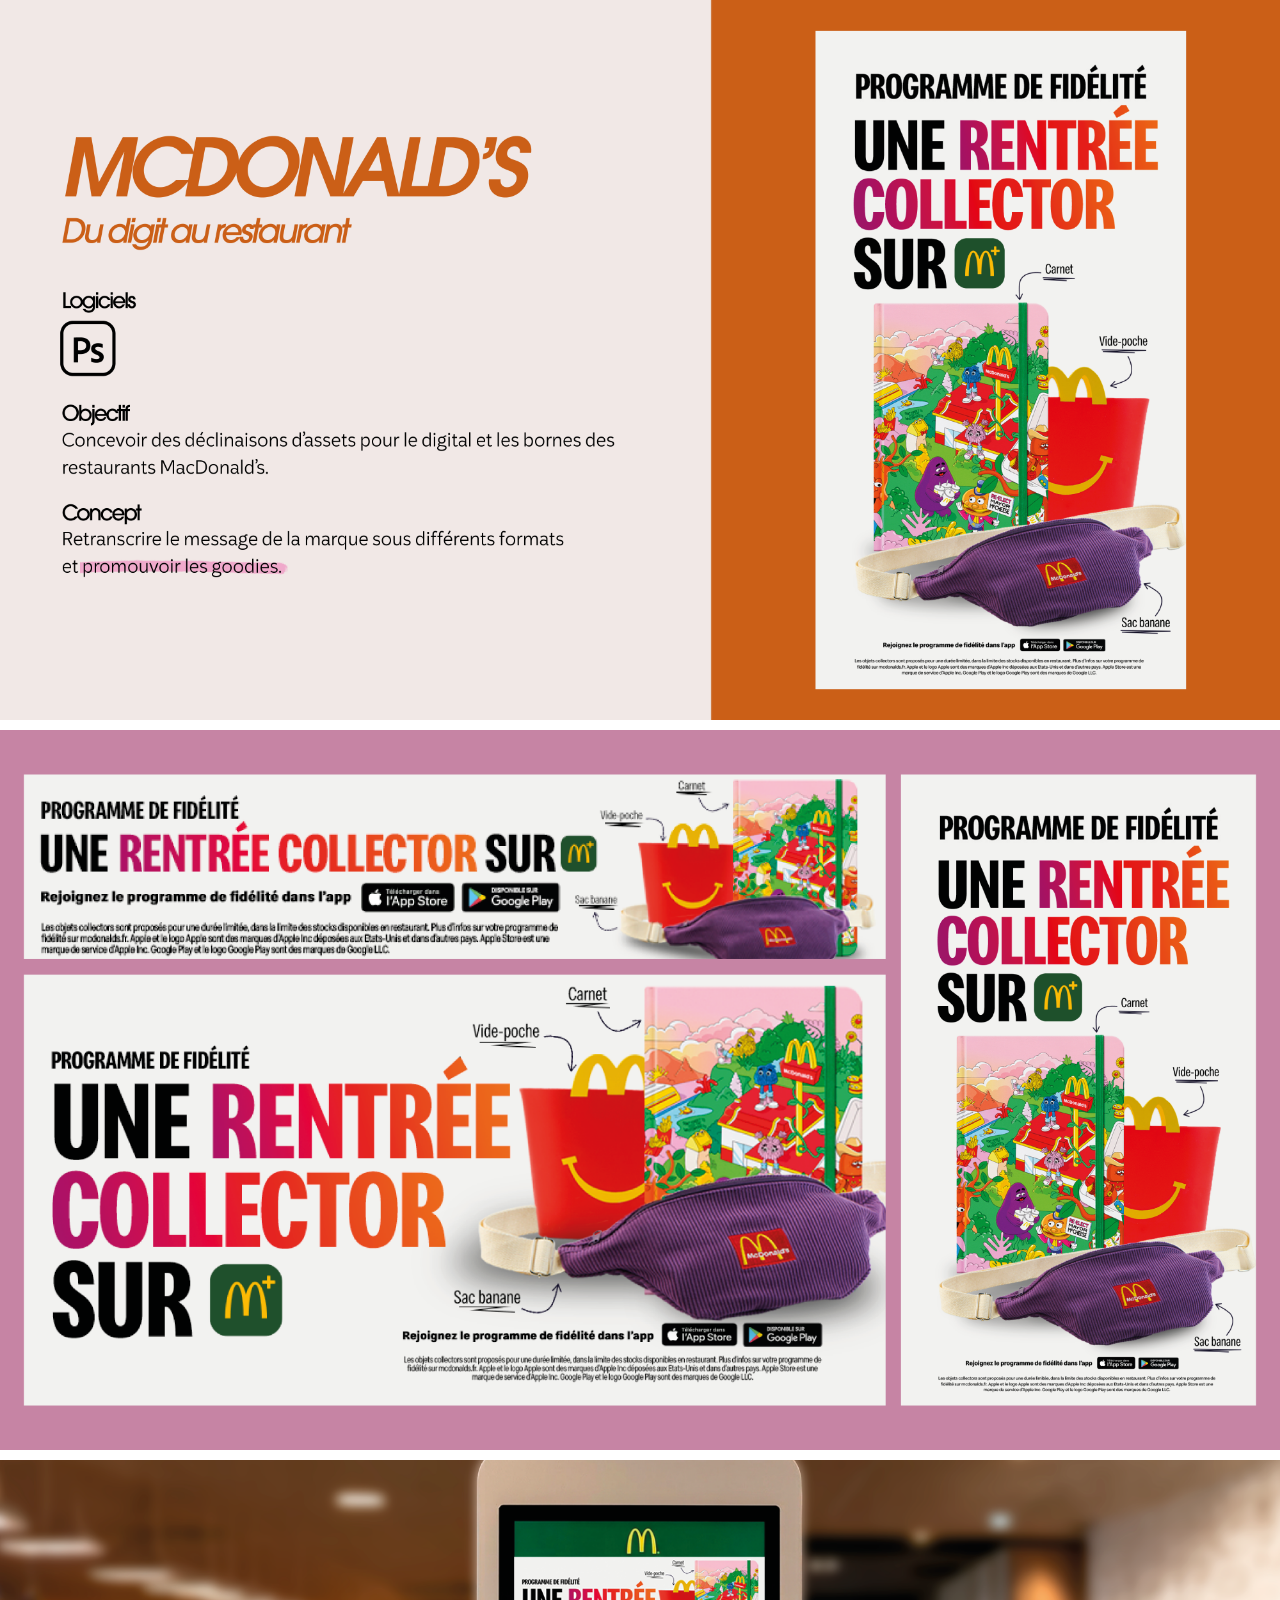
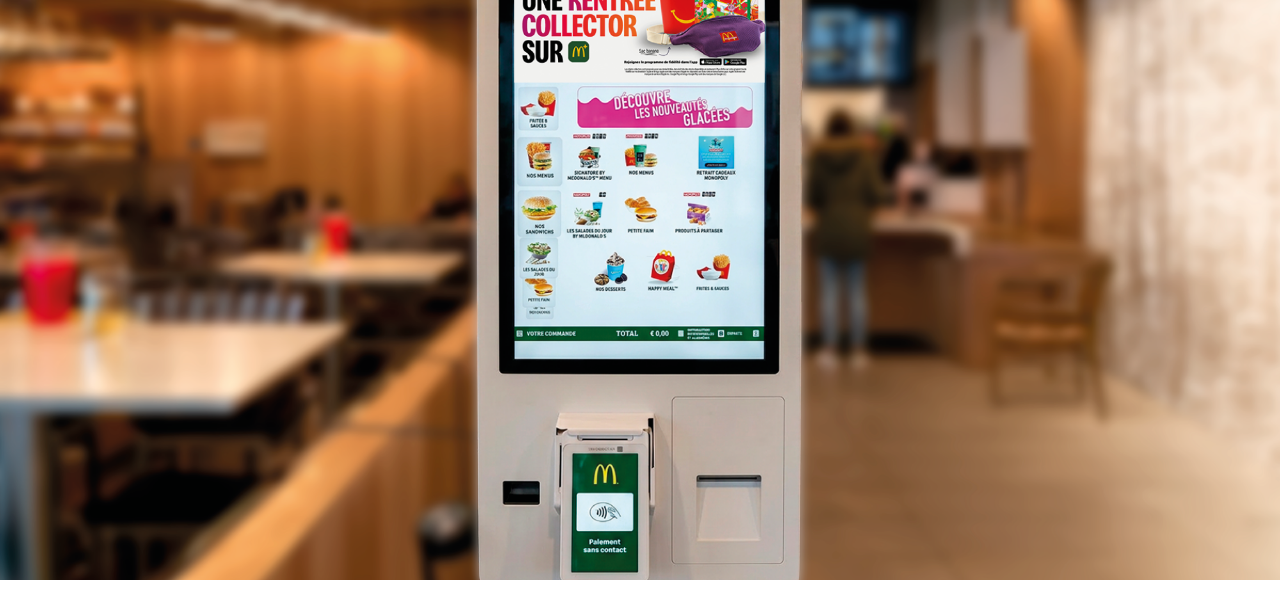
<file: projet4.html>
<!DOCTYPE html>
<html lang="fr">
<head>
    <meta charset="UTF-8">
     <title>Save the concept</title>
    <link rel="stylesheet" href="css/projets.css">

<body>

    <section id="accueil">
        <img src="assets4/MCDO.png" alt="image de fond">
    </section>

<section id="section1">
     <img src="assets4/MCDO2.png" alt="image de fond">
</section> 

<section id="section2">
     <img src="assets4/MCDO3.png" alt="image de fond">
</section> 


</body>
</html>
</file>
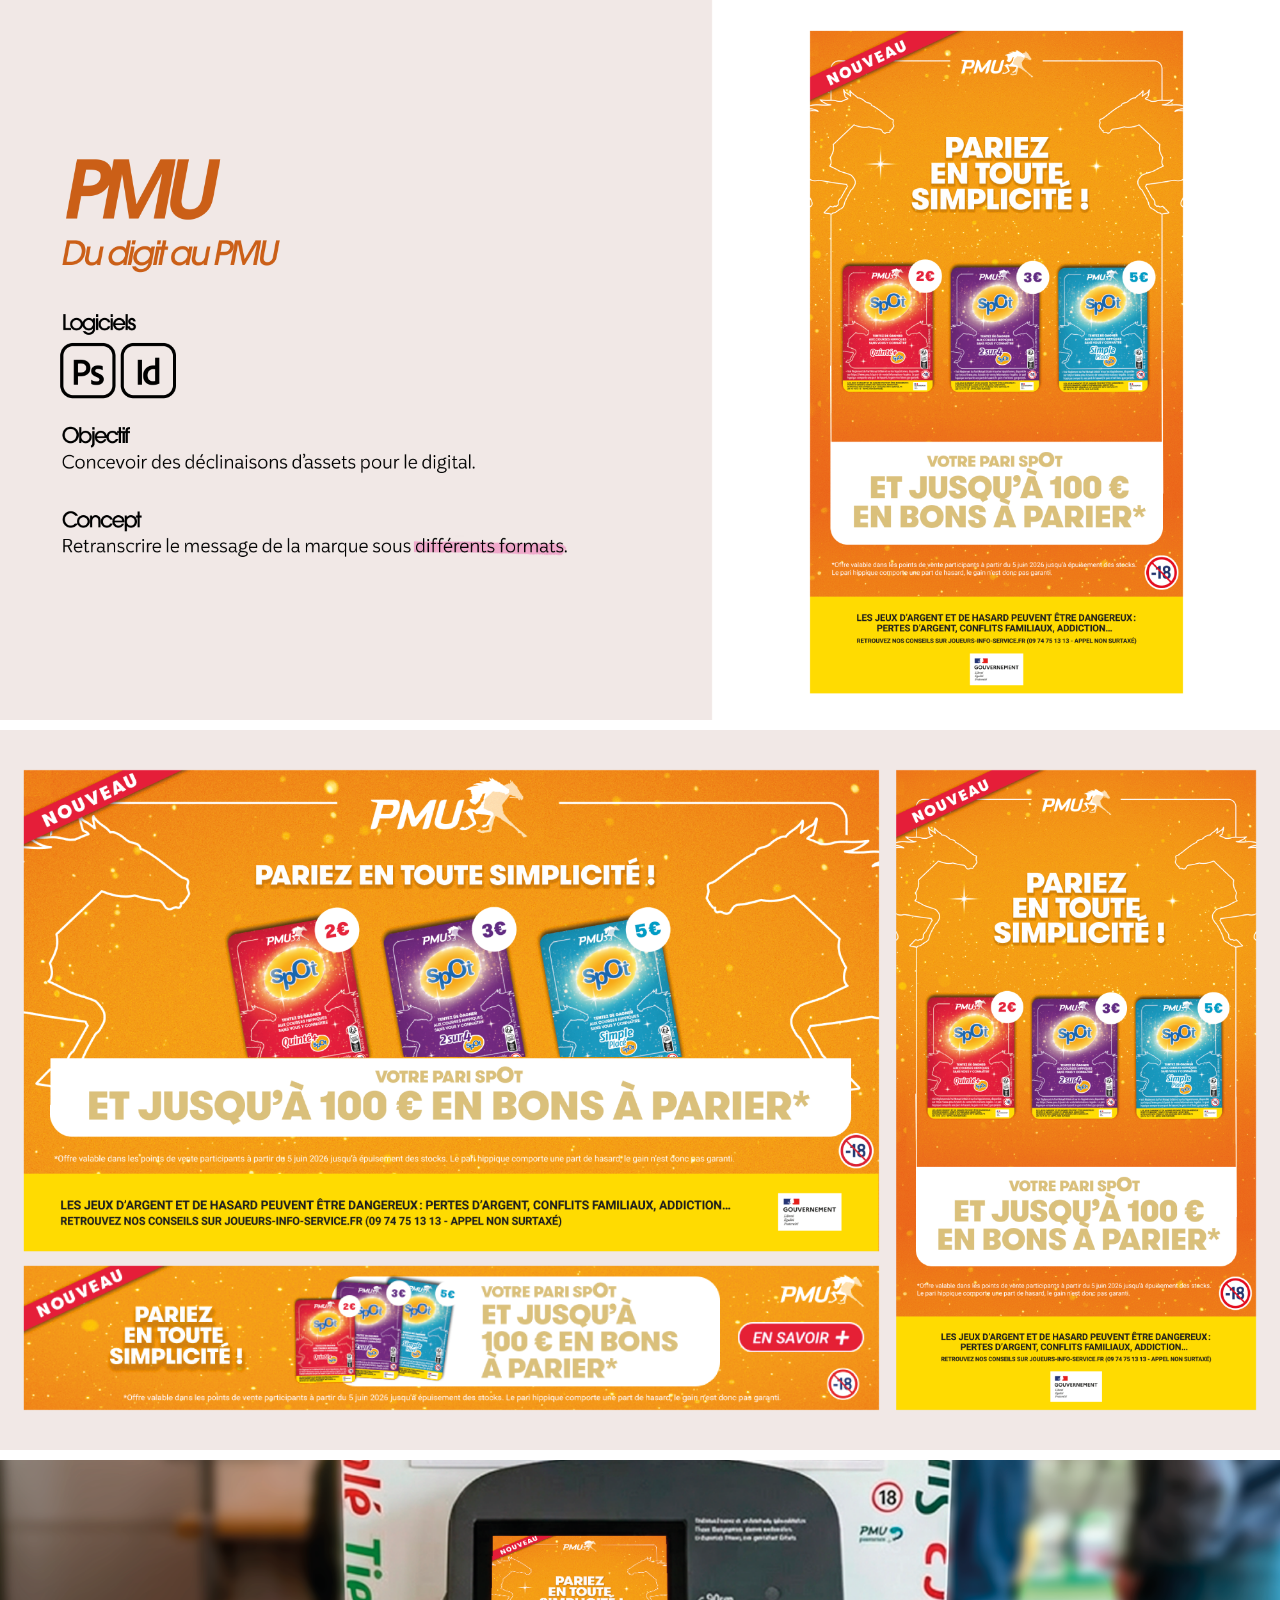
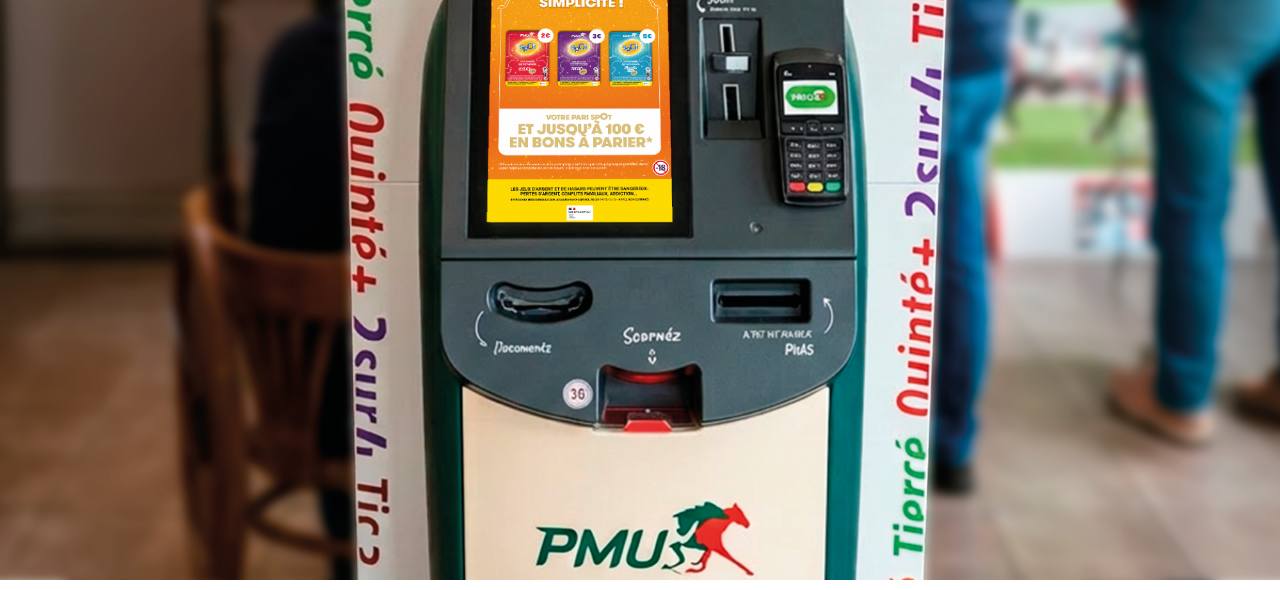
<file: projet5.html>
<!DOCTYPE html>
<html lang="fr">
<head>
    <meta charset="UTF-8">
     <title>Save the concept</title>
    <link rel="stylesheet" href="css/projets.css">

<body>

    <section id="accueil">
        <img src="assets4/PMU.png" alt="image de fond">
    </section>

<section id="section1">
     <img src="assets4/PMU2.png" alt="image de fond">
</section> 

<section id="section2">
     <img src="assets4/PMU3.png" alt="image de fond">
</section> 


</body>
</html>
</file>
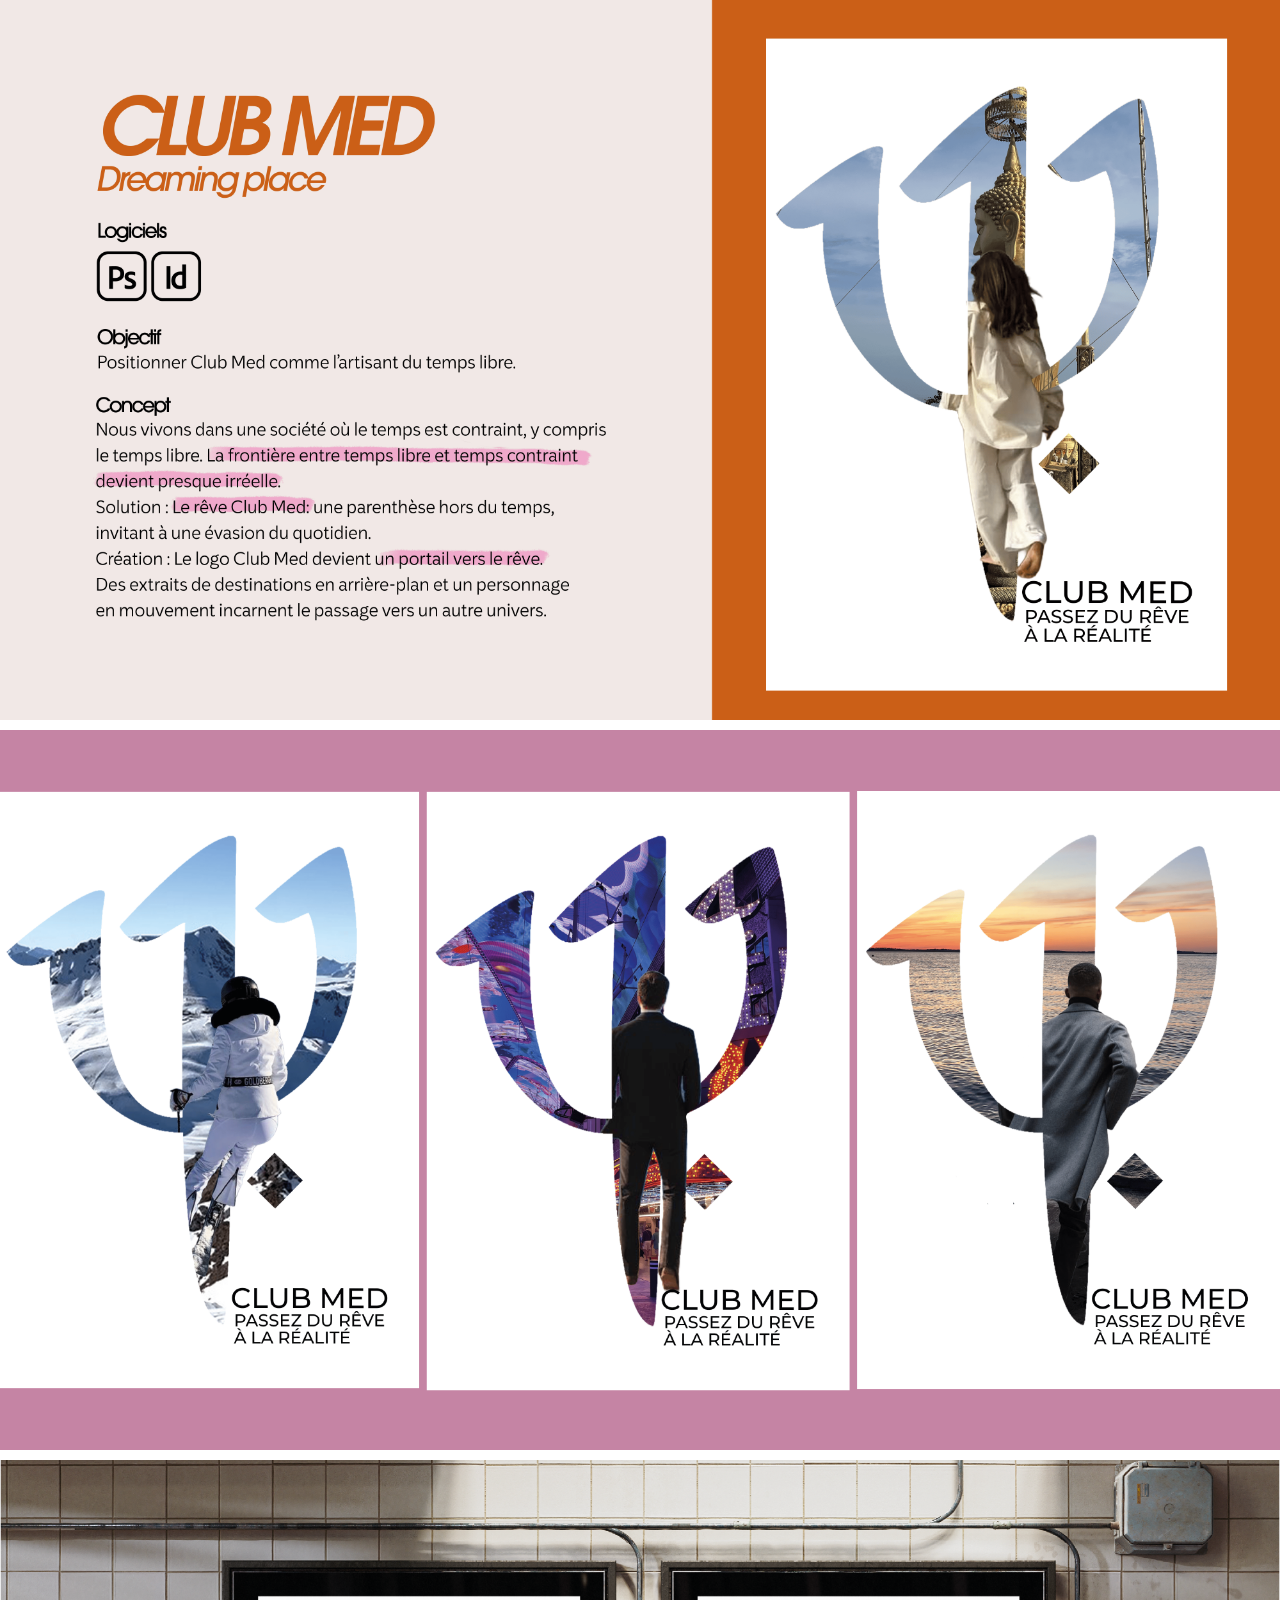
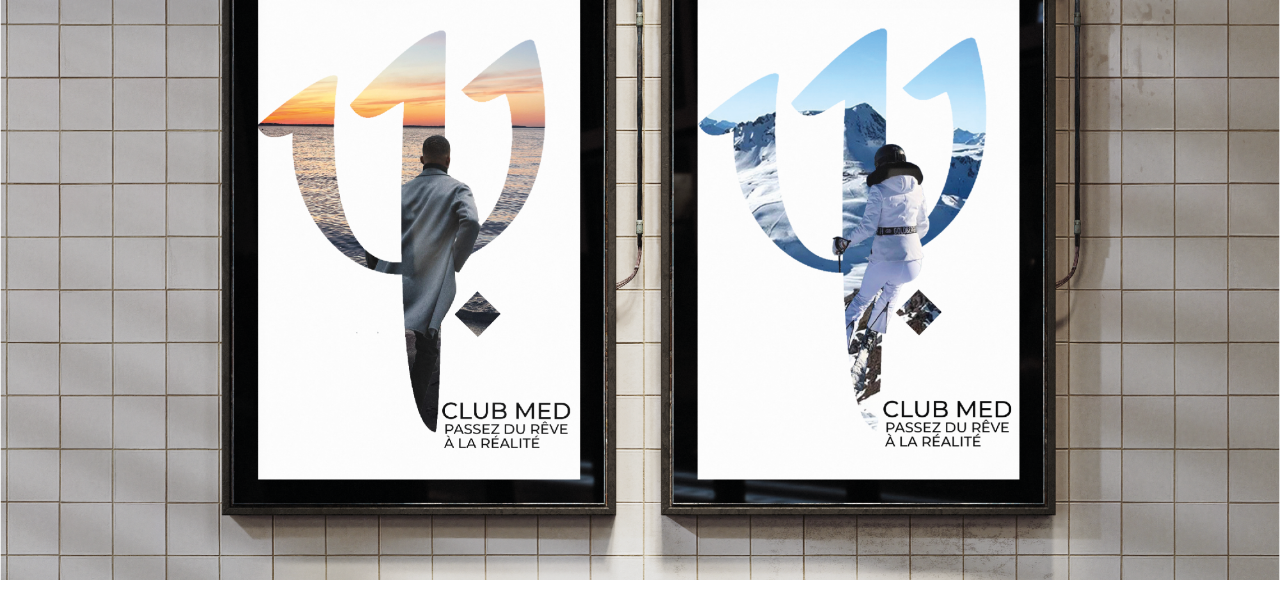
<file: projet6.html>
<!DOCTYPE html>
<html lang="fr">
<head>
    <meta charset="UTF-8">
     <title>Save the concept</title>
    <link rel="stylesheet" href="css/projets.css">

<body>

    <section id="accueil">
        <img src="assets4/club med copie.png" alt="image de fond">
    </section>

<section id="section1">
     <img src="assets4/club med2.png" alt="image de fond">
</section> 

<section id="section2">
     <img src="assets4/club med3.png" alt="image de fond">
</section> 


</body>
</html>
</file>
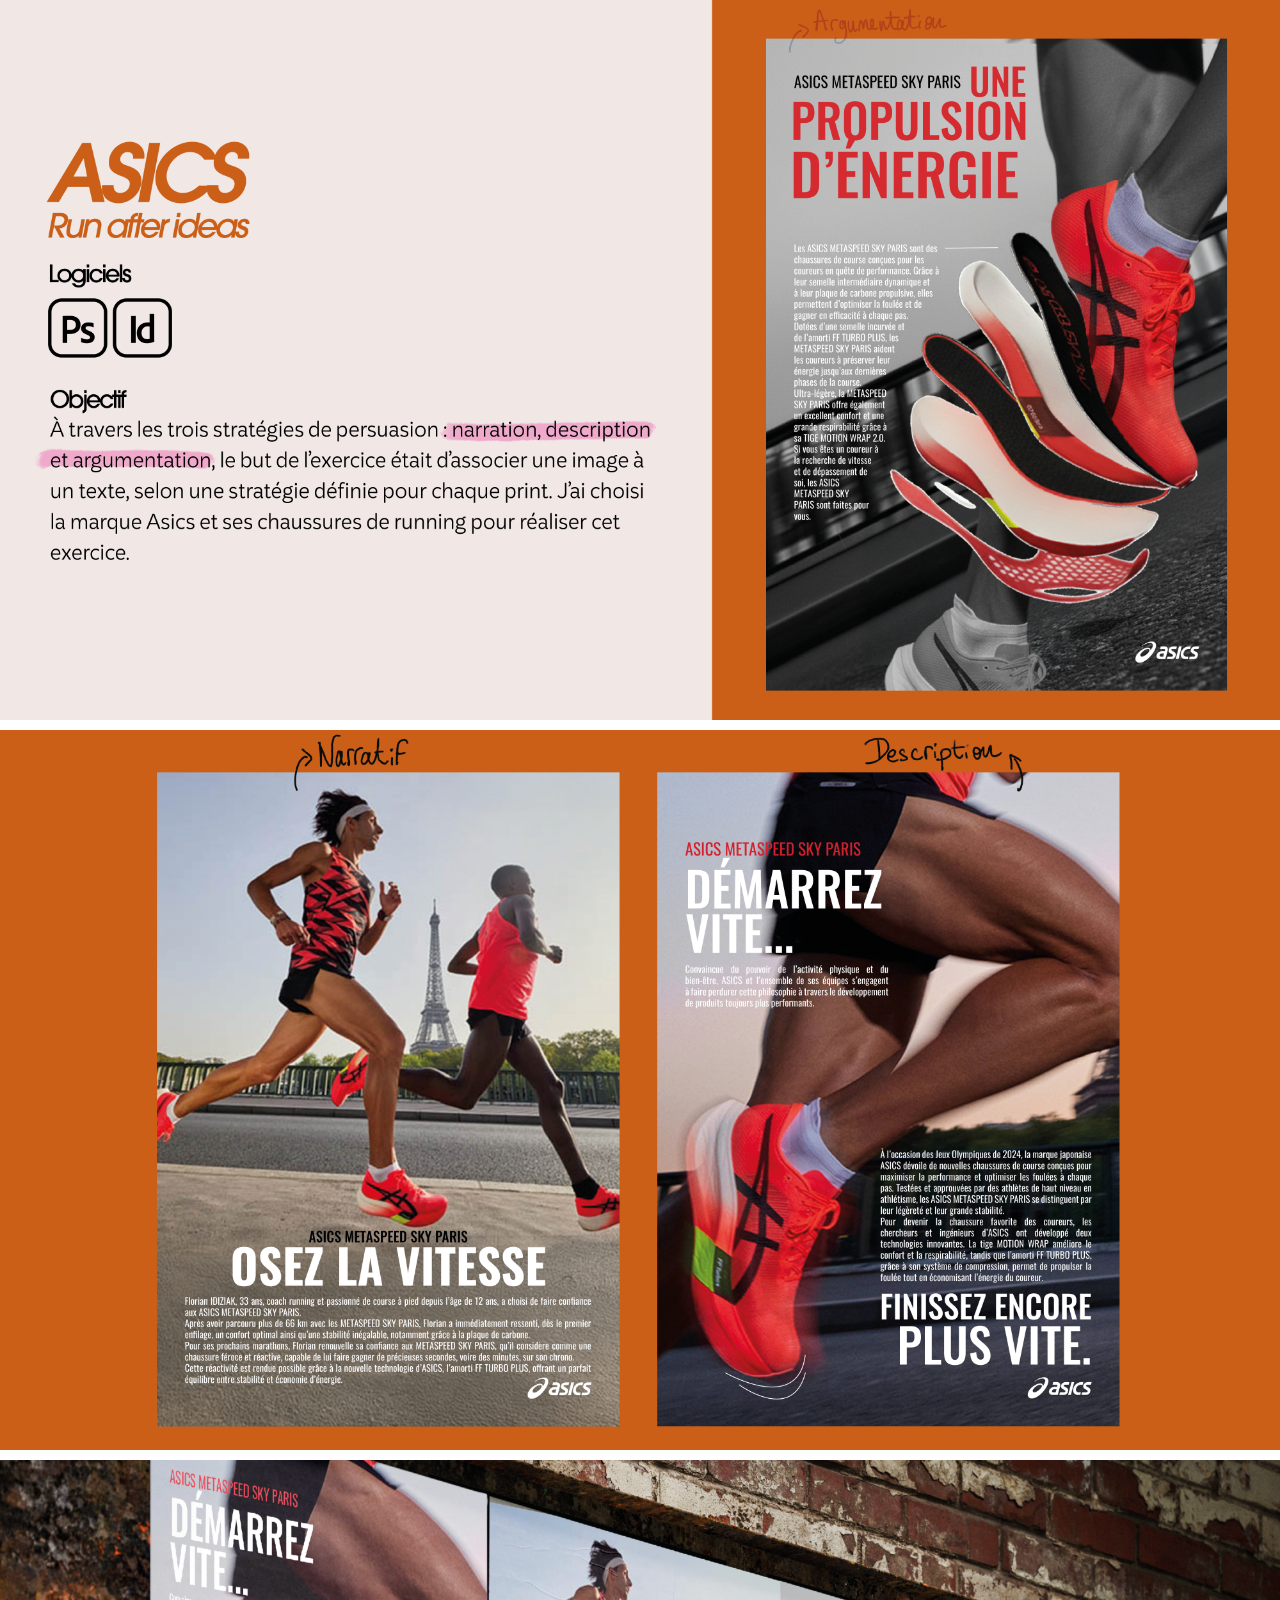
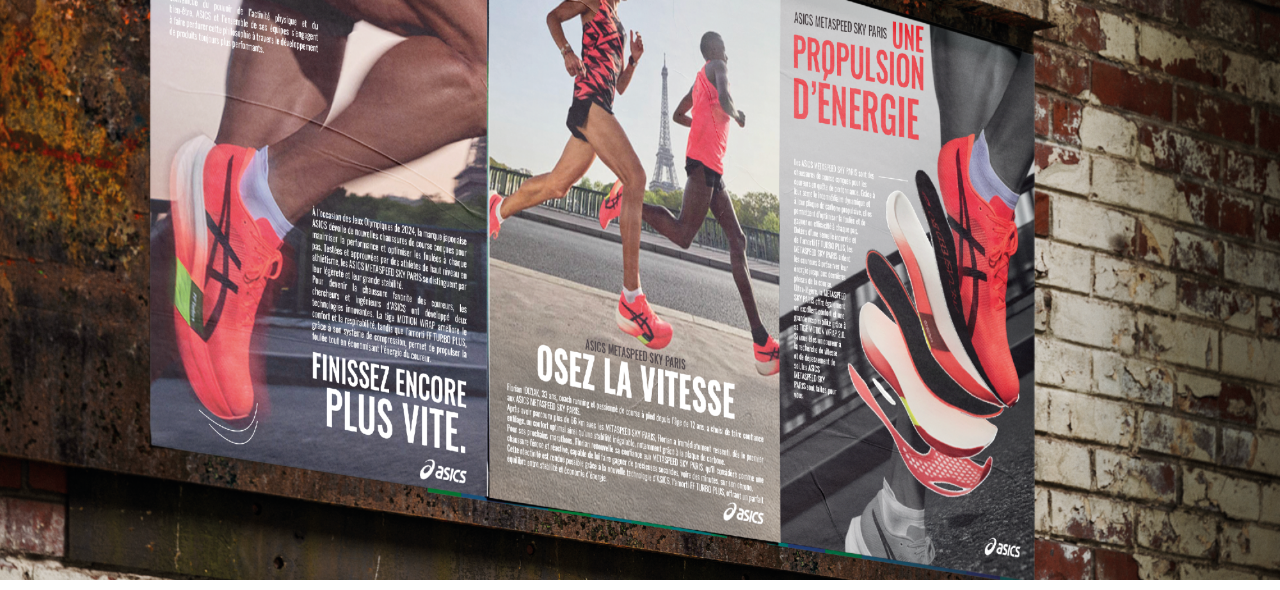
<file: projet7.html>
<!DOCTYPE html>
<html lang="fr">
<head>
    <meta charset="UTF-8">
     <title>Save the concept</title>
    <link rel="stylesheet" href="css/projets.css">

<body>

    <section id="accueil">
        <img src="assets4/ASICS copie.png" alt="image de fond">
    </section>

<section id="section1">
     <img src="assets4/ASICS2.png" alt="image de fond">
</section> 

<section id="section2">
     <img src="assets4/ASICS3.png" alt="image de fond">
</section> 


</body>
</html>
</file>
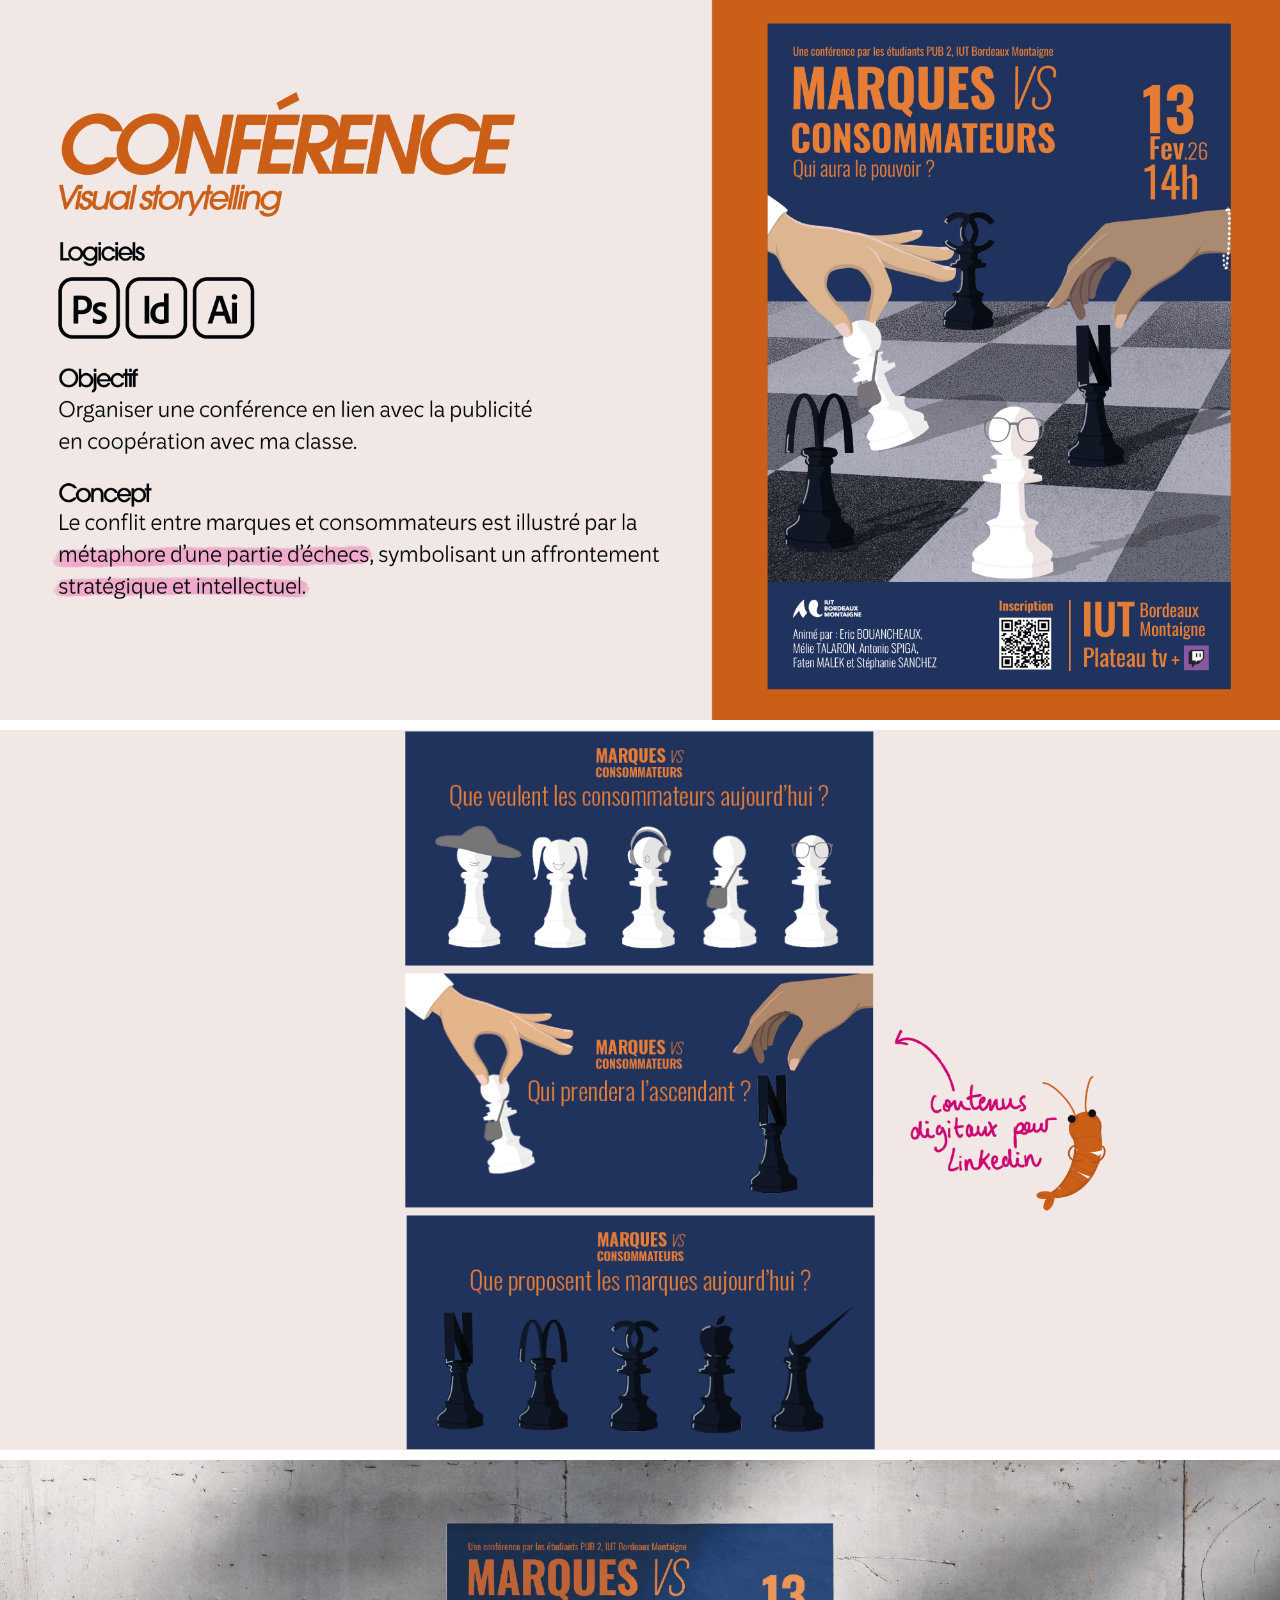
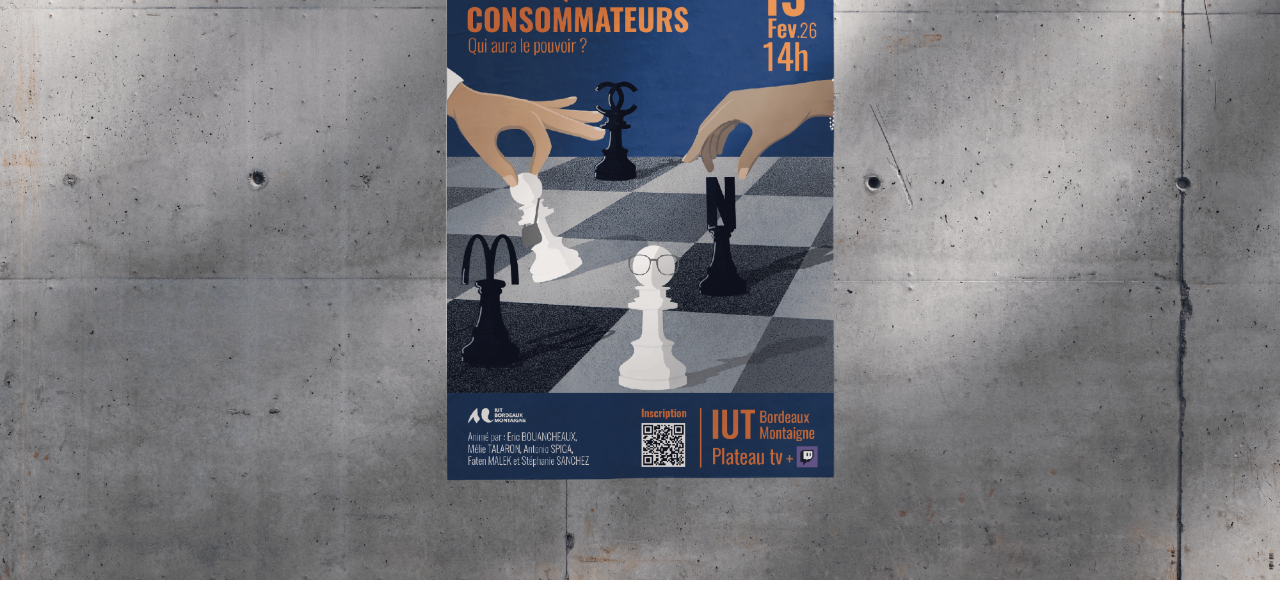
<file: projet8.html>
<!DOCTYPE html>
<html lang="fr">
<head>
    <meta charset="UTF-8">
     <title>Save the concept</title>
    <link rel="stylesheet" href="css/projets.css">

<body>

    <section id="accueil">
        <img src="assets4/CONF copie.png" alt="image de fond">
    </section>

<section id="section1">
     <img src="assets4/CONF2.png" alt="image de fond">
</section> 

<section id="section2">
     <img src="assets4/CONF3.png" alt="image de fond">
</section> 


</body>
</html>
</file>
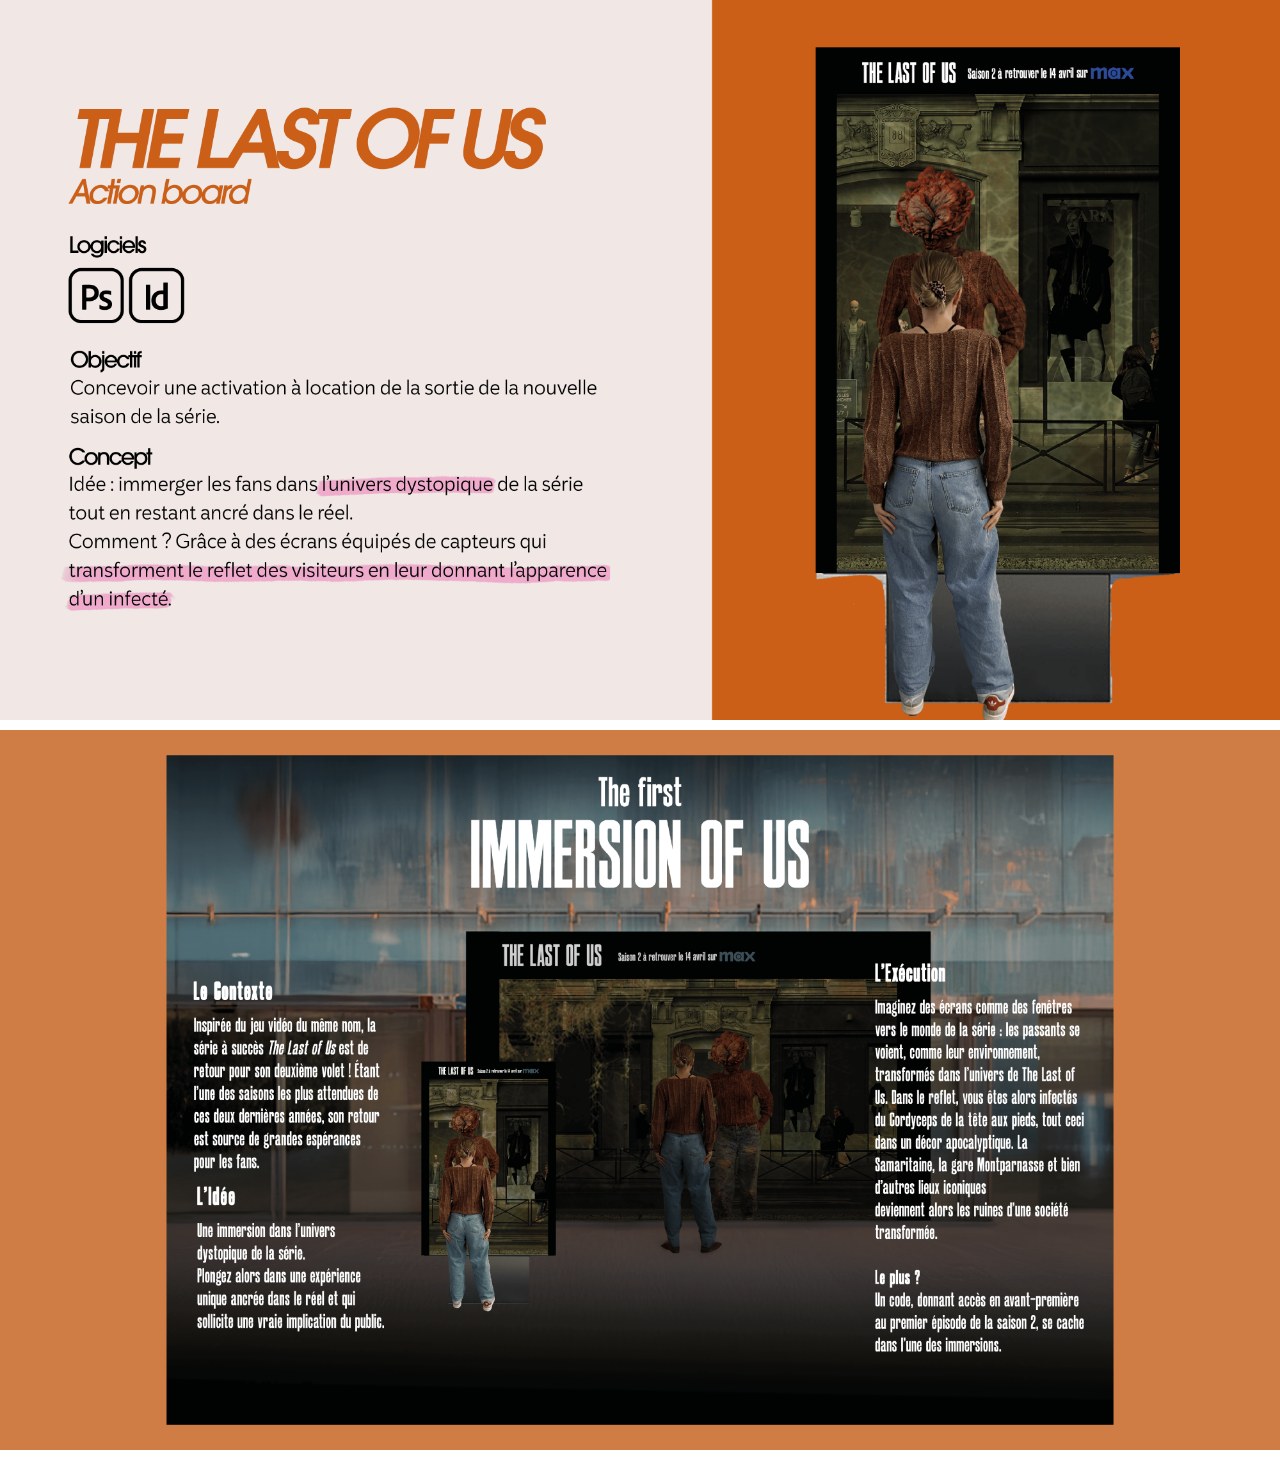
<file: projet9.html>
<!DOCTYPE html>
<html lang="fr">
<head>
    <meta charset="UTF-8">
     <title>Save the concept</title>
    <link rel="stylesheet" href="css/projets.css">

<body>

    <section id="accueil">
        <img src="assets4/the last of us  copie.png" alt="image de fond">
    </section>

<section id="section1">
     <img src="assets4/the last of us 2.png" alt="image de fond">
</section> 


</body>
</html>
</file>
<file: css/styles.css>
html, body{
    margin: 0;
    padding: 0;
}

nav.navbar {
    position: sticky;
    top: 0;
    background: #fff;
    display: flex;
    justify-content: space-between;
    align-items: center;
    padding: 0.5rem 2rem;
    z-index: 100;
}
.header-bar {
    width: 100%;
    margin: 0;
    padding: 0;
}

/* le nav aussi, et en flex */
.menu-sections {
    width: 100%;                    /* IMPORTANT */
    display: flex;
    justify-content: space-between; /* gauche <----> droite */
    align-items: center;
    padding: 20px 30px;
    background-color: black;
    box-sizing: border-box;         /* IMPORTANT */
}

.left-text {
    font-family:system-ui, -apple-system, BlinkMacSystemFont, 'Segoe UI', Roboto, Oxygen, Ubuntu, Cantarell, 'Open Sans', 'Helvetica Neue', sans-serif;
    font-size: 20px;
    color: white;
}



.right-text {
    font-family: system-ui, -apple-system, BlinkMacSystemFont, 'Segoe UI', Roboto, Oxygen, Ubuntu, Cantarell, 'Open Sans', 'Helvetica Neue', sans-serif;
    color: white;
    font-size: 20px;
}

.center-text {
    font-family: system-ui, -apple-system, BlinkMacSystemFont, 'Segoe UI', Roboto, Oxygen, Ubuntu, Cantarell, 'Open Sans', 'Helvetica Neue', sans-serif;
    color: white;
    font-size: 20px;
}


nav .menu {
    list-style: none;
    display: flex;
    gap: 1.5rem;
}

nav .menu li a {
    text-decoration: none;
    color: #333;
    font-weight: bold;
}

nav .menu li a:hover {
    border-bottom: 4px solid #333;
}



nav, header, section, footer{
    max-width: 1920px;
    margin-left: auto;
    margin-right: auto;  

}

footer{
    font-family: Arial, sans-serif;
    text-align: center;
    color: white;
    background-color: black;
    padding: 0.5rem 0; 
}

footer a {
color: white;
text-decoration: underline;
}

nav{
    display: flex;
    flex-direction: row;
}

nav ul{
    list-style: none;
    display: flex;
    flex-direction: row;
    gap: 20px; /*a ajuster selon le design*/
}

nav ul a{
    text-decoration: none;
    color: black;
}


img {
    max-width: 100%;
    height: auto;
    display: block;
}






/* SECTION PROJETS */

#projets {
    background-color: #c384a4;
    padding: 100px 0;
}

#projets h2 {
    text-align: center;
    margin-bottom: 50px;
    font-size: 3rem;
}

/* CARROUSEL */

.carousel {
    display: flex;
    gap: 40px;

    overflow-x: auto;

    padding: 0 80px 20px 80px;

    scroll-behavior: smooth;
}

/* Cache la barre de défilement */

.carousel::-webkit-scrollbar {
    display: none;
}

.carousel {
    scrollbar-width: none;
}

/* PROJET */

.projet {
    flex-shrink: 0;

    width: 350px;
    
    text-decoration: none;
    color: black;
}

/* IMAGE CARRÉE */

.projet img {
    width: 350px;
    height: 350px;

    object-fit: cover;

    display: block;

    border-radius: 10px;
}

/* EFFET HOVER */

.projet img {
    transition: transform 0.4s ease;
}

.projet:hover img {
    transform: scale(1.03);
}


.projet h3 {
    margin-top: 15px;

    font-family: system-ui, -apple-system, BlinkMacSystemFont, 'Segoe UI', Roboto, Oxygen, Ubuntu, Cantarell, 'Open Sans', 'Helvetica Neue', sans-serif;

    font-size: 20px;
    font-weight: 400;
    text-align: center;
}
</file>
<file: css/projets.css>
*{
    margin:0;
    padding:0;
    box-sizing:border-box;
}

body{
    background:#fff;
}

section{
    width:100%;
    margin-bottom:10px; /* bande blanche entre les projets */
}

img,
video{
    display:block;
    width:100%;
    height:auto;
}
</file>
